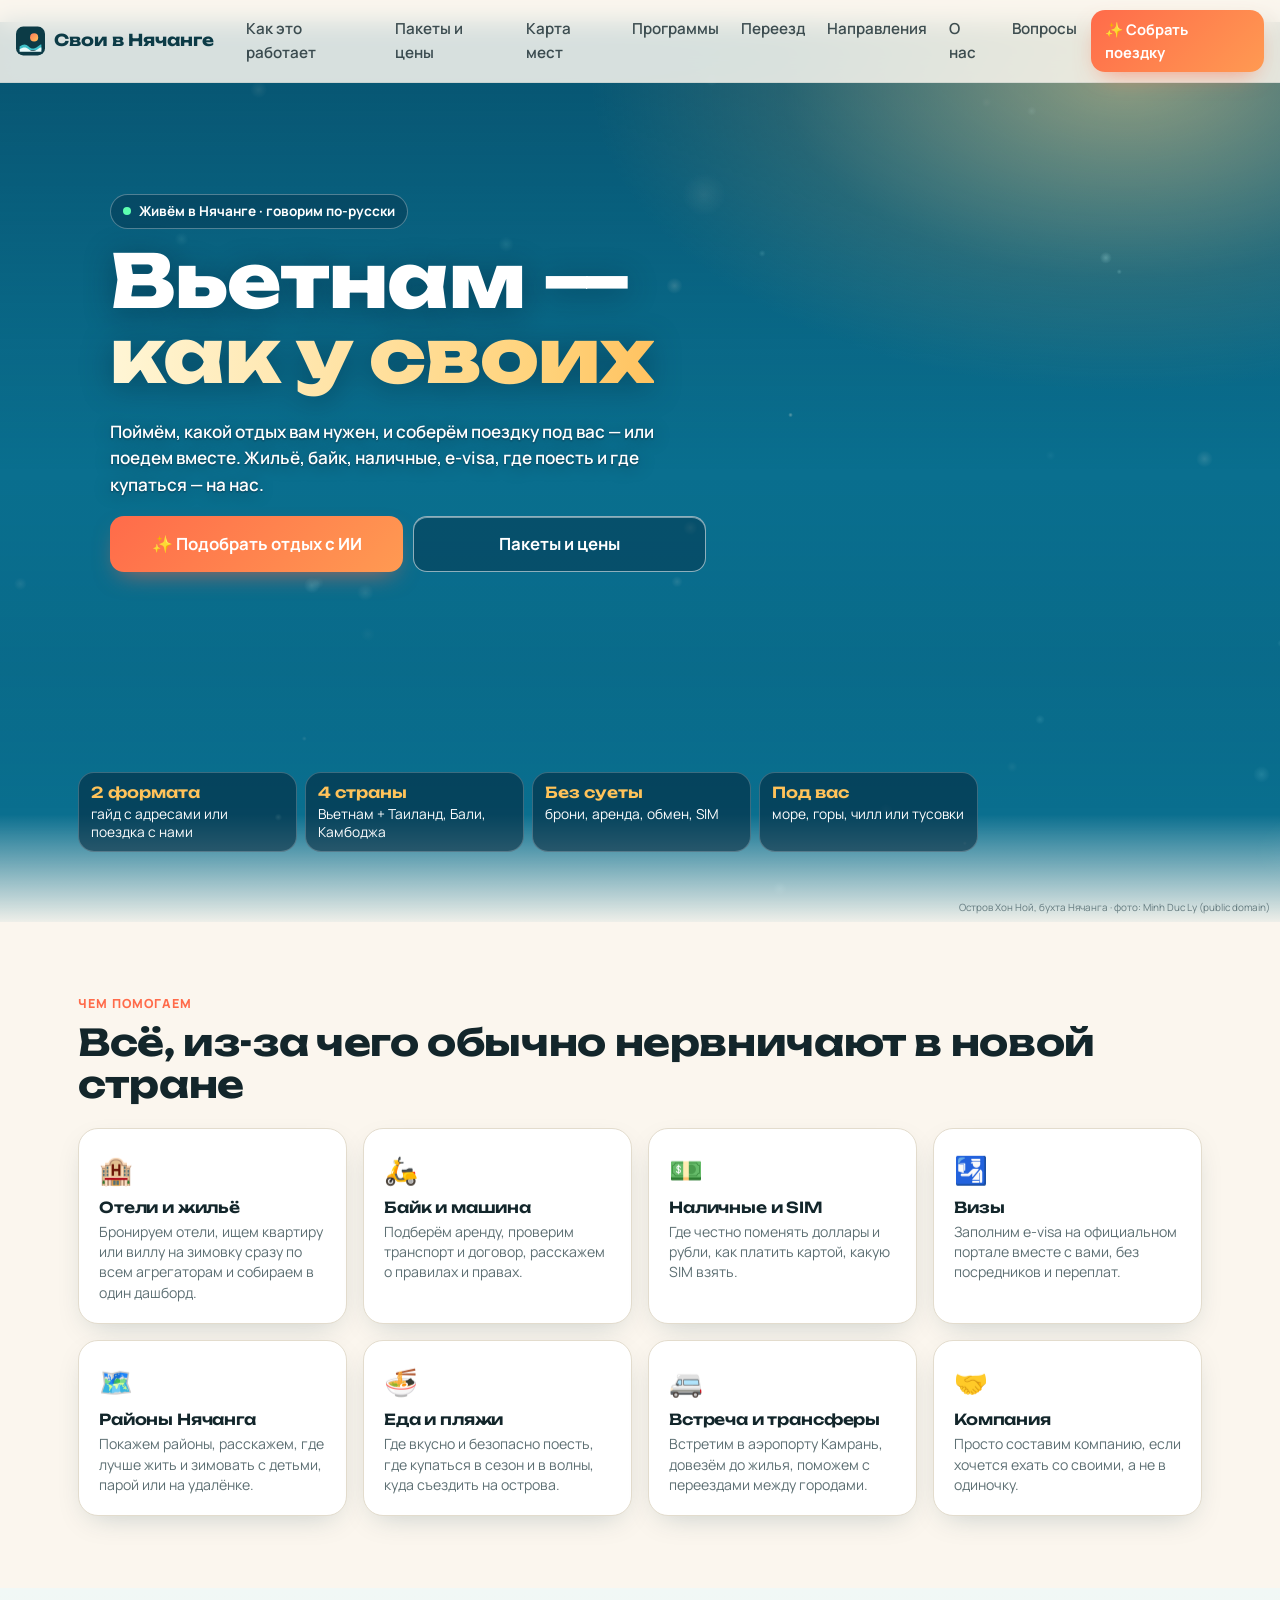
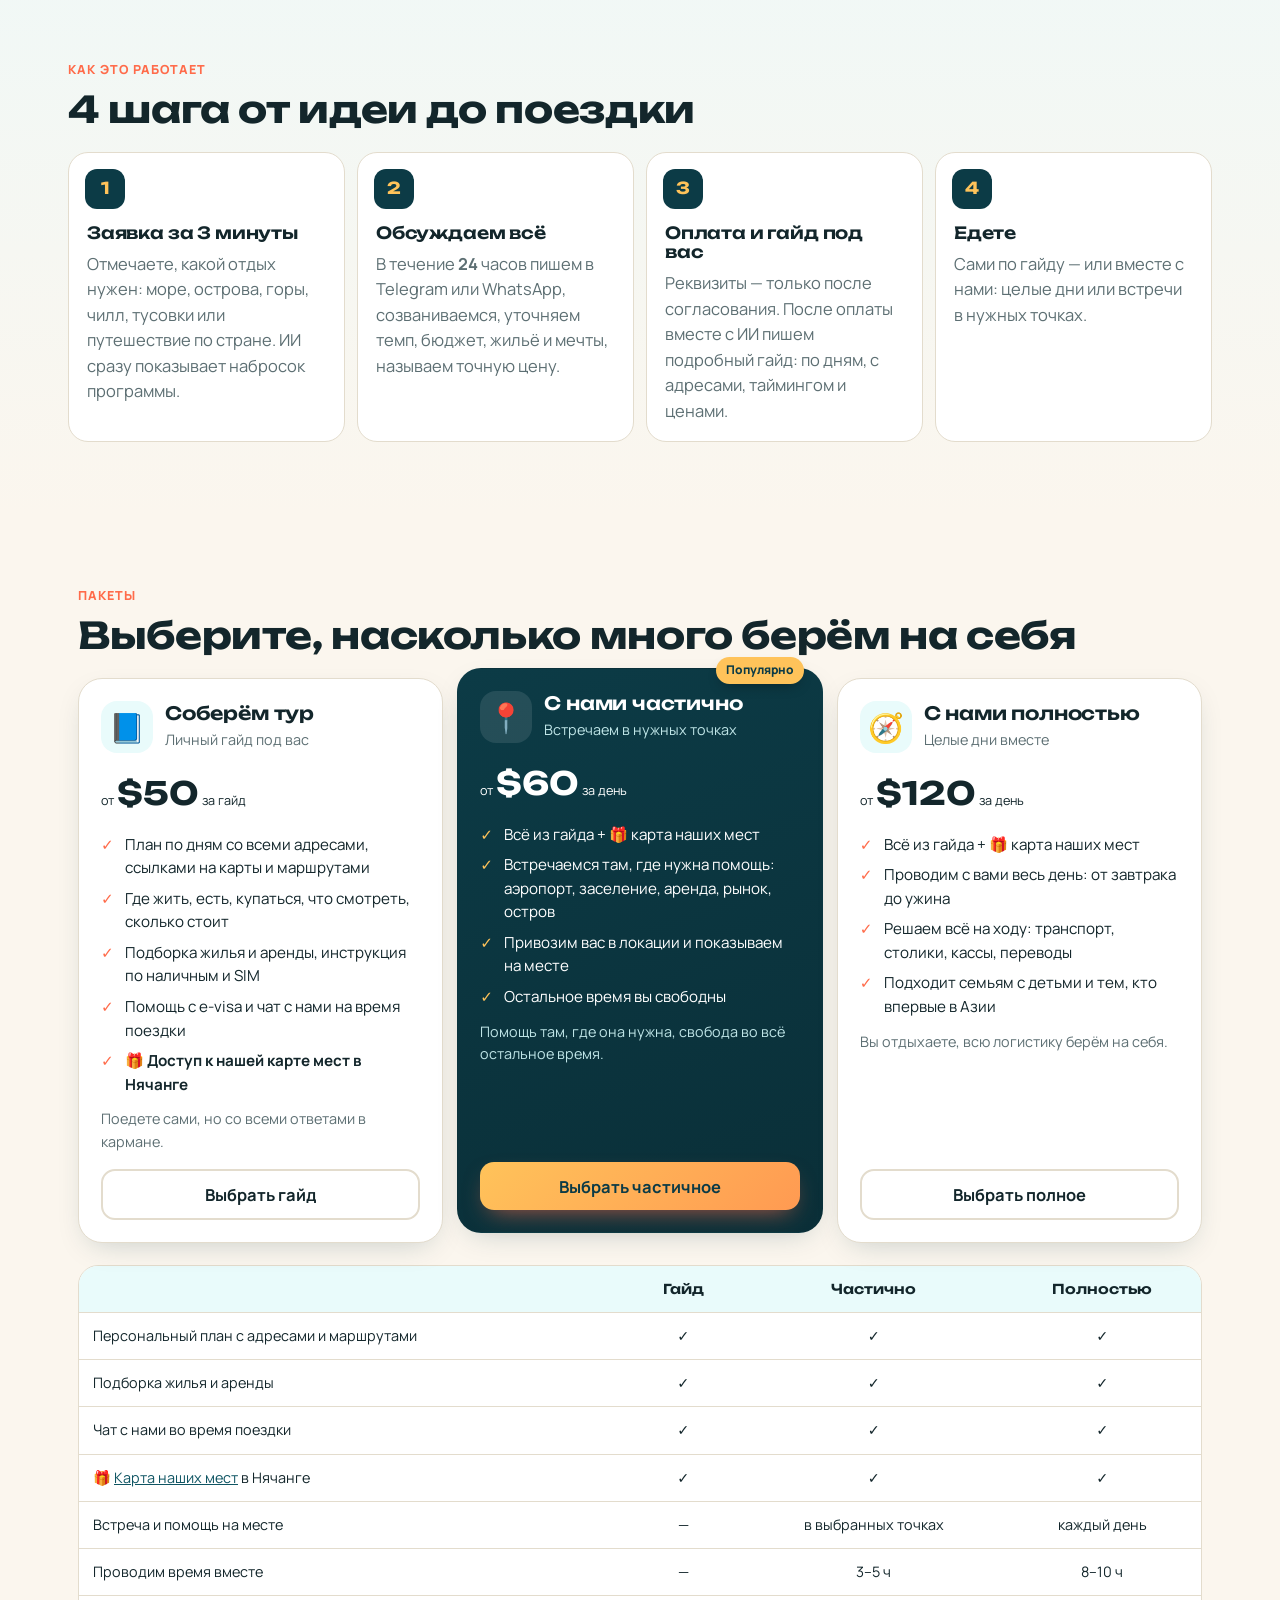
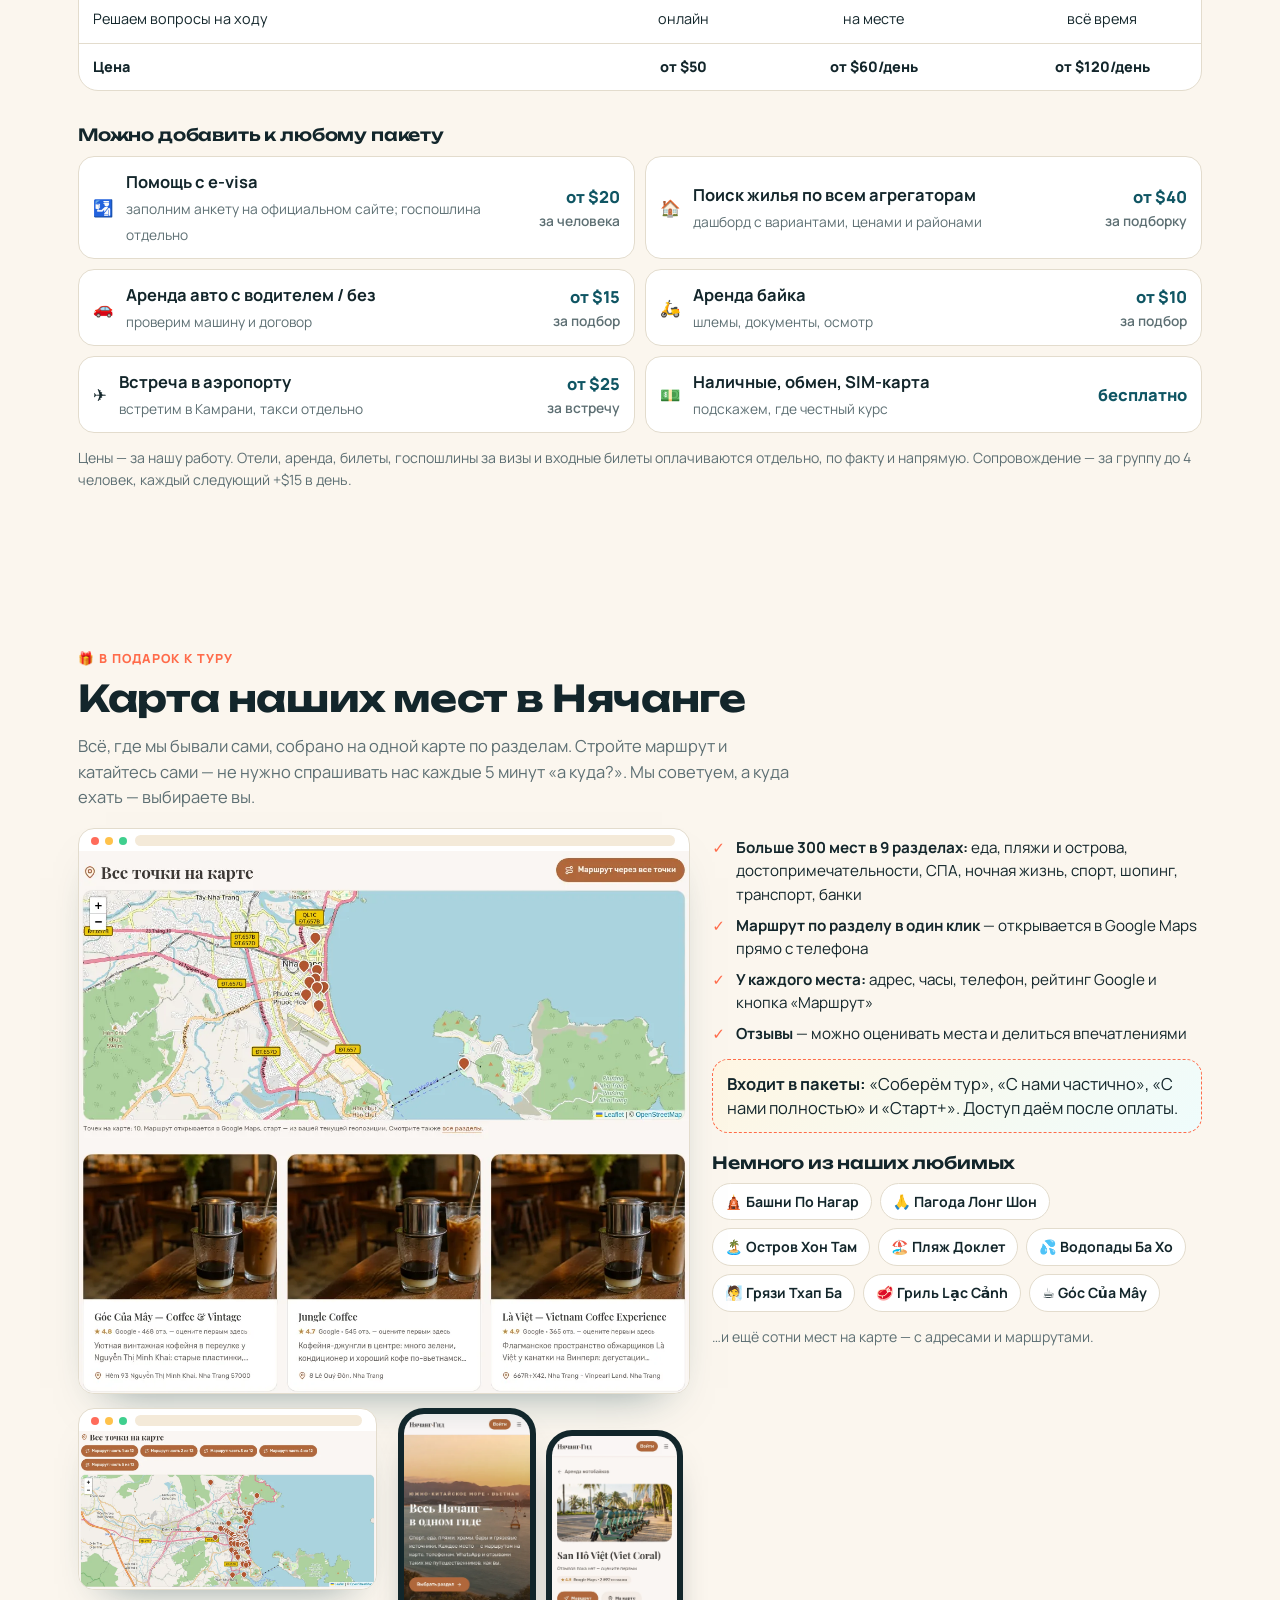
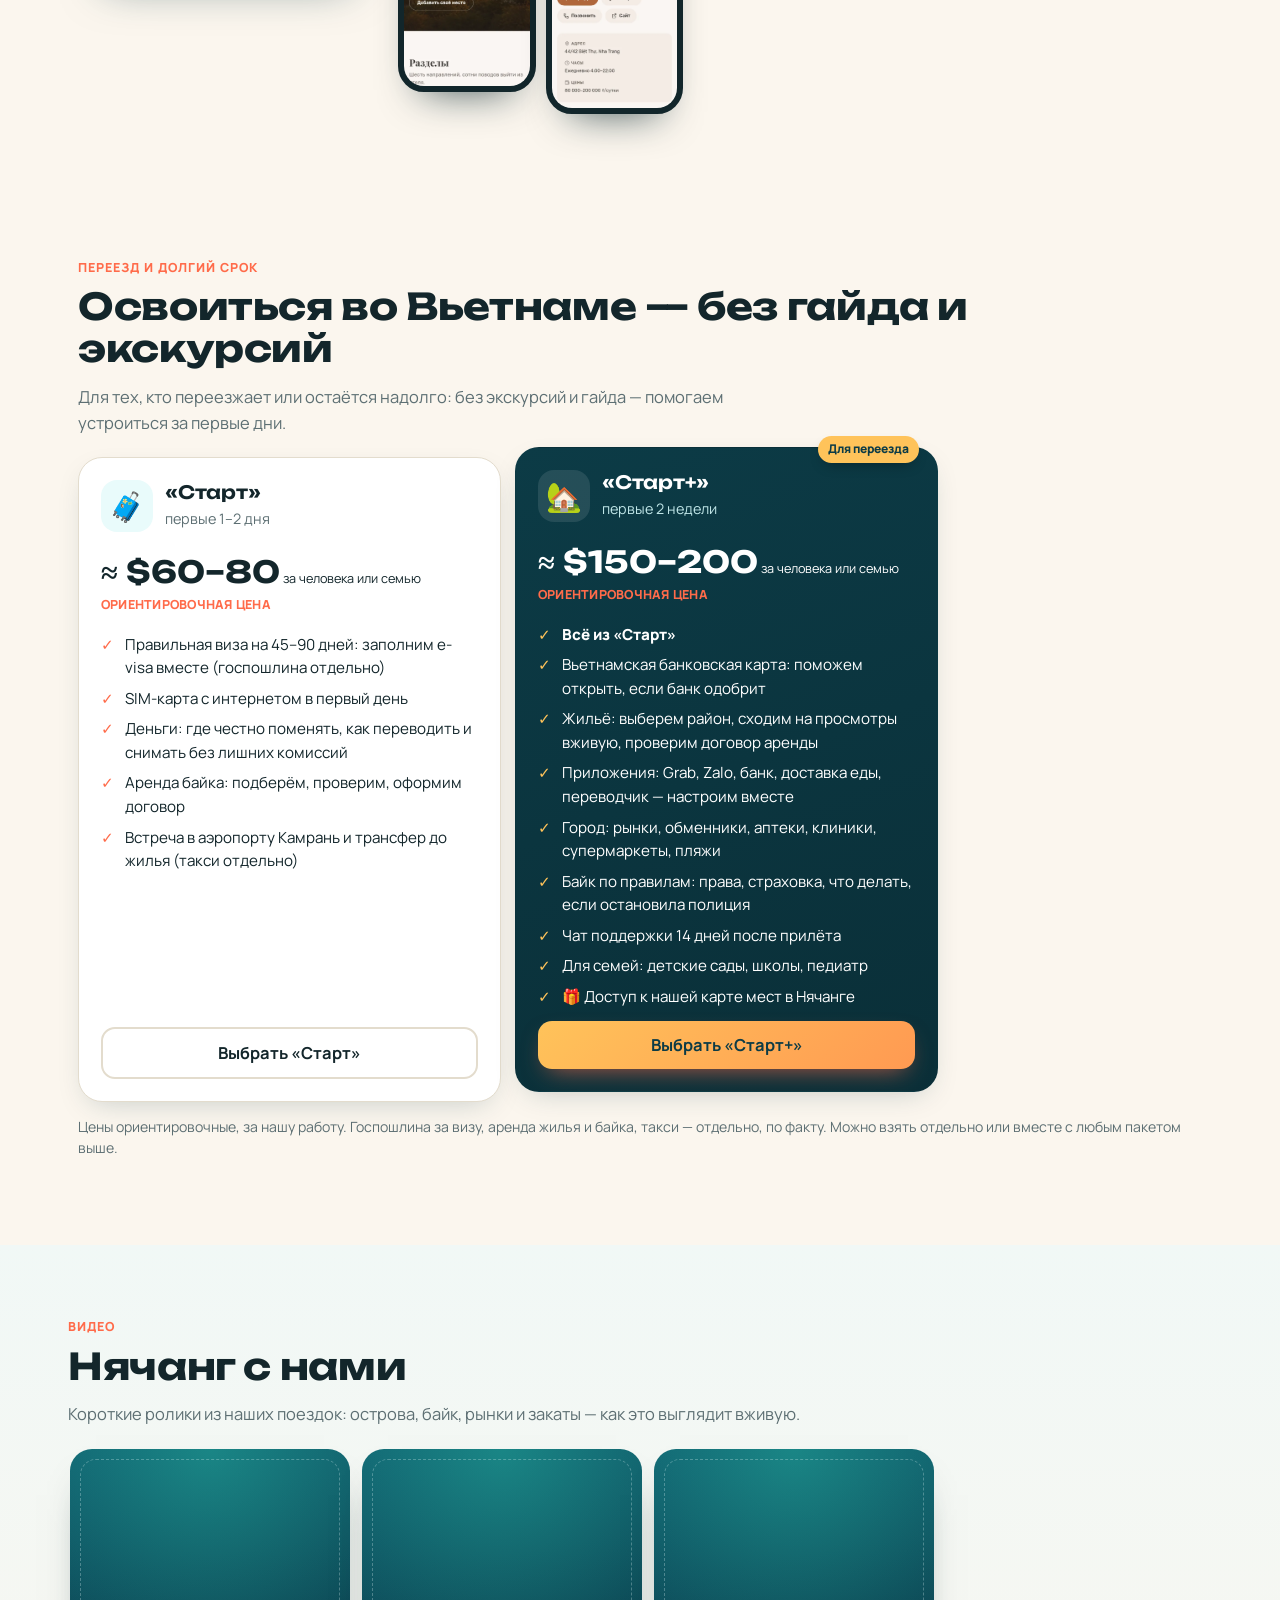
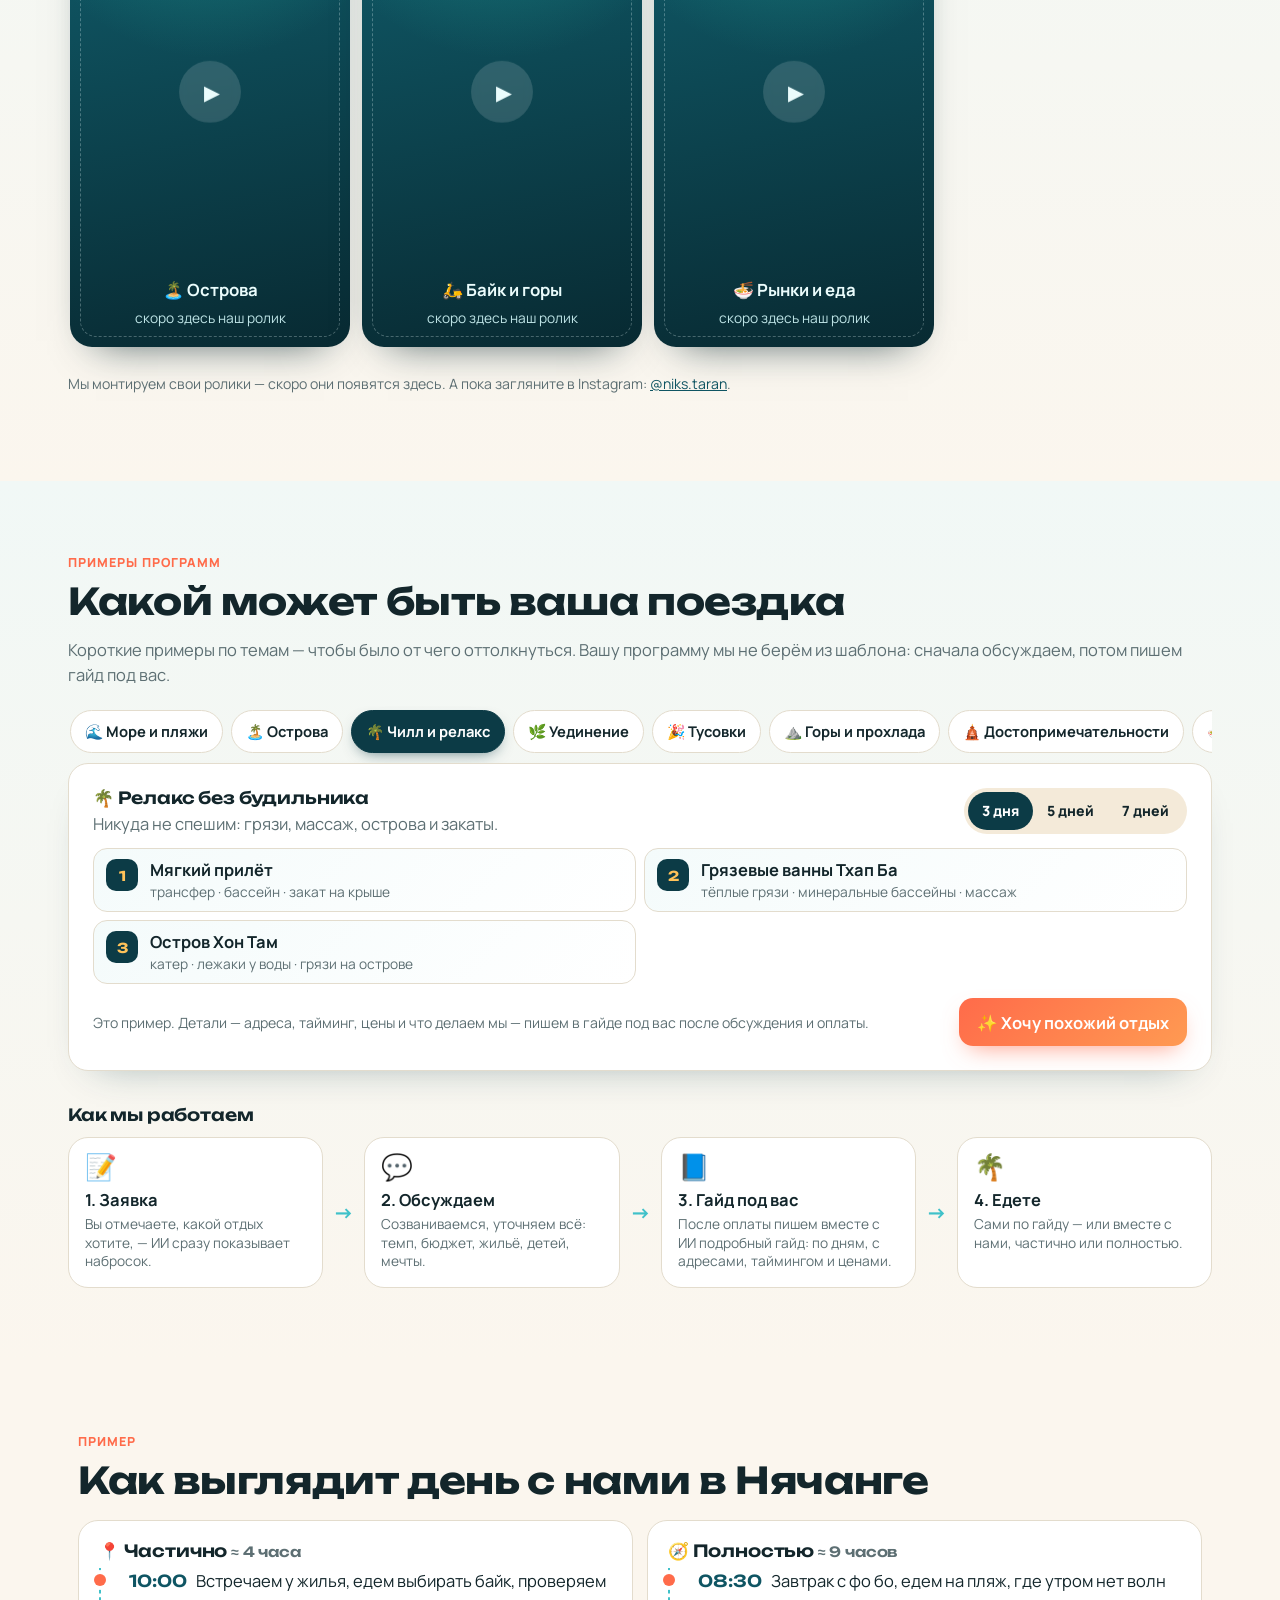
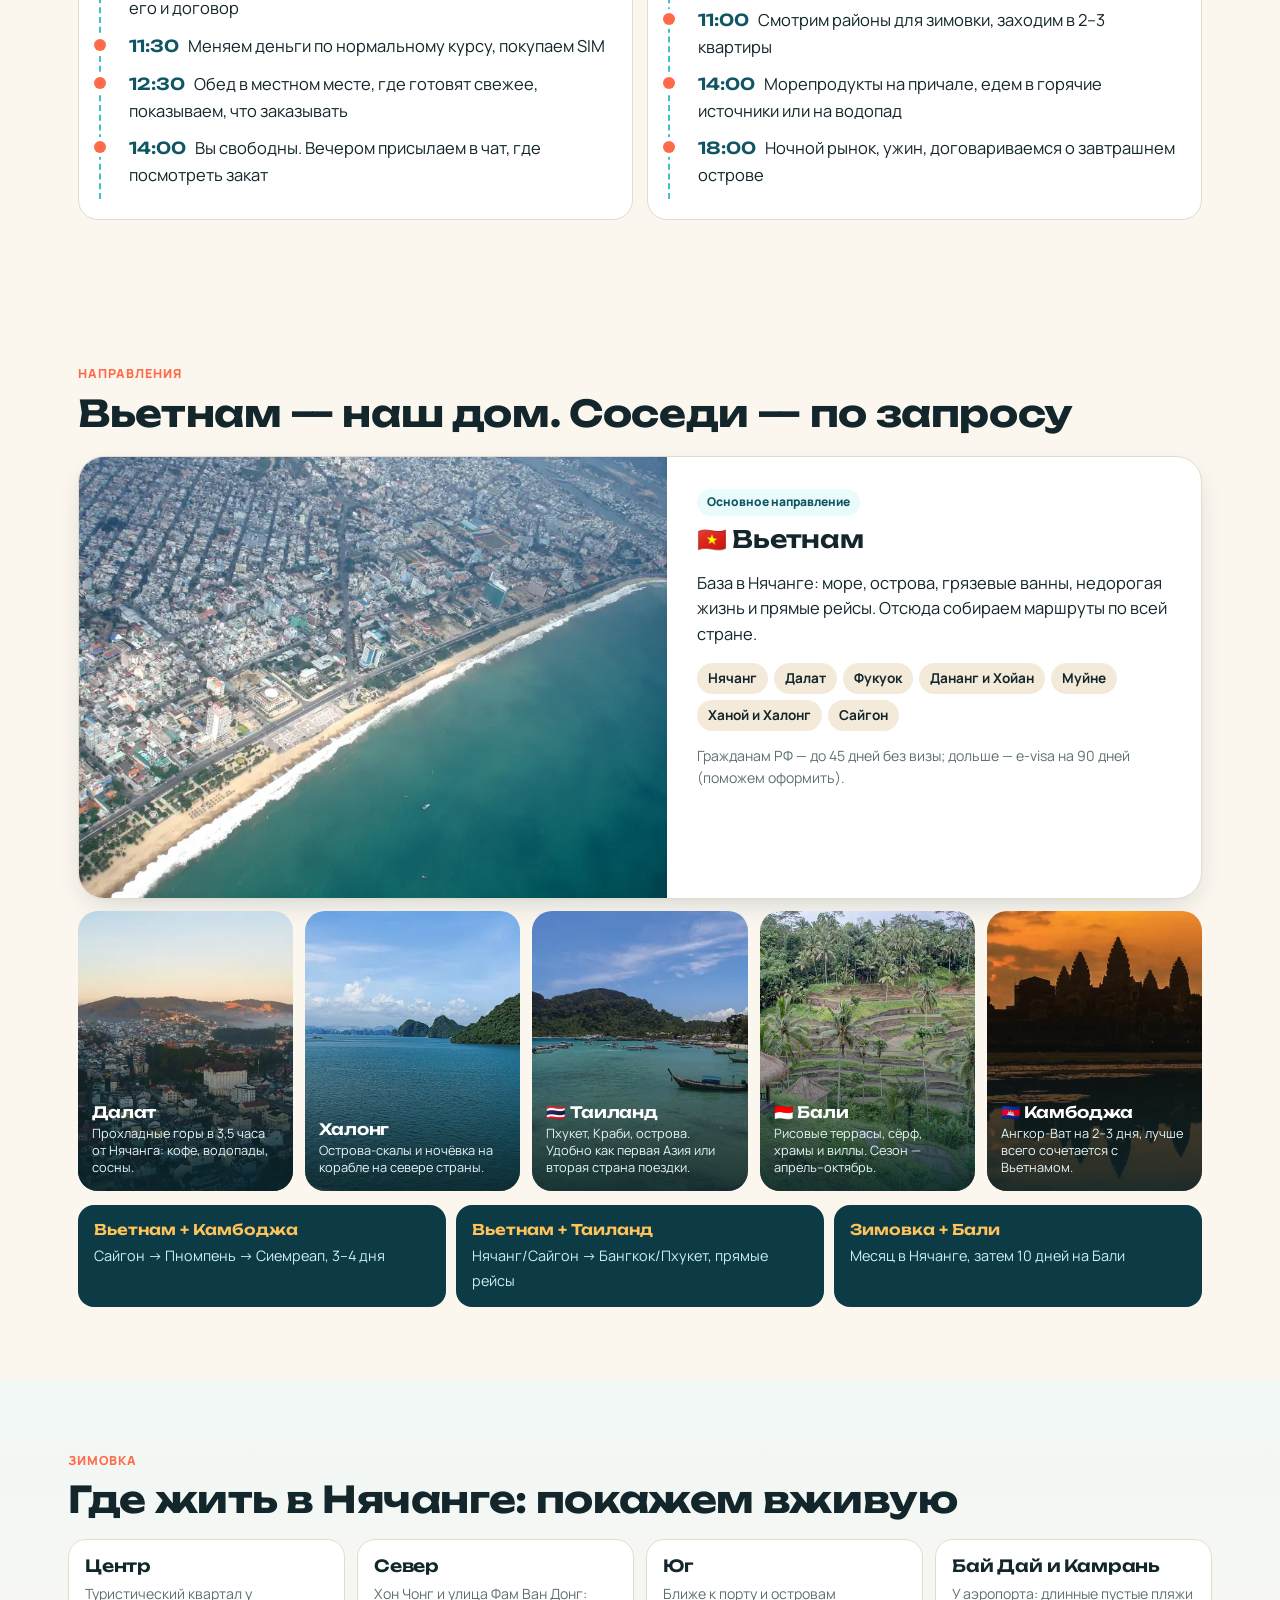
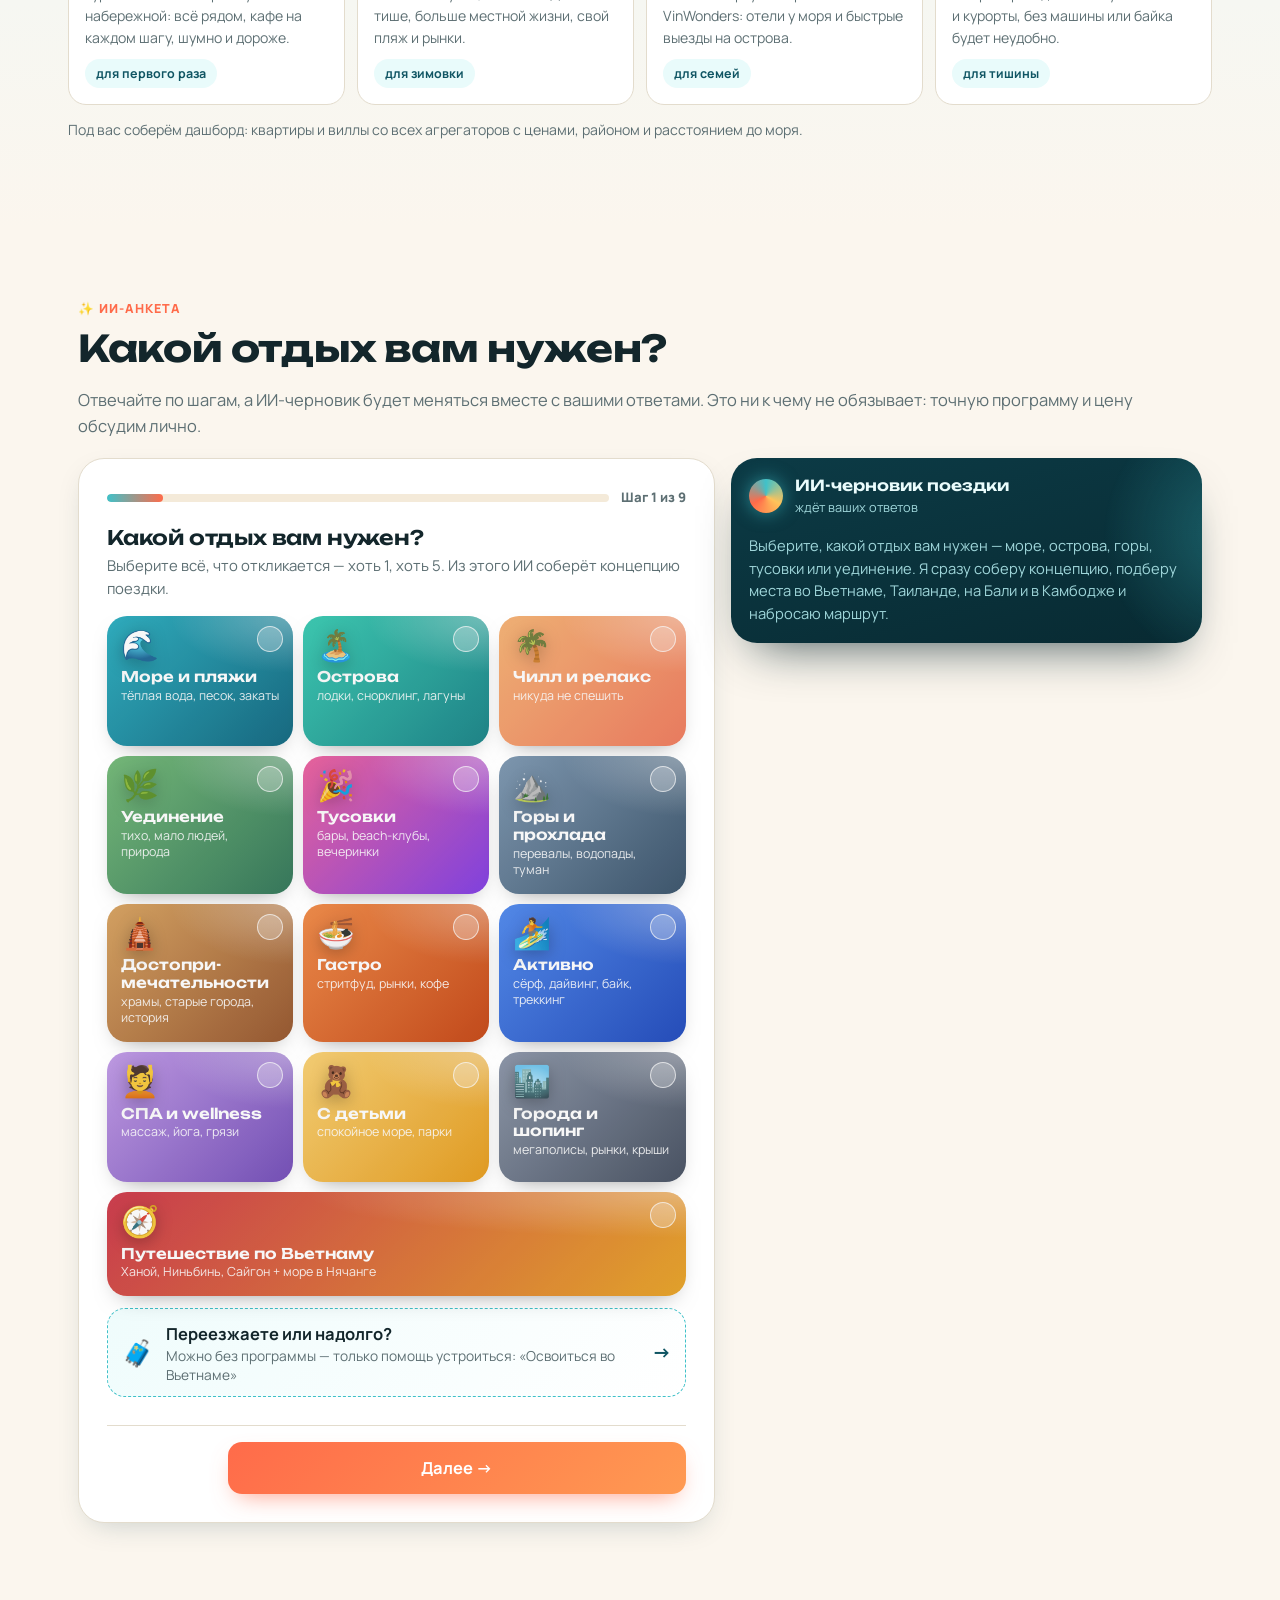
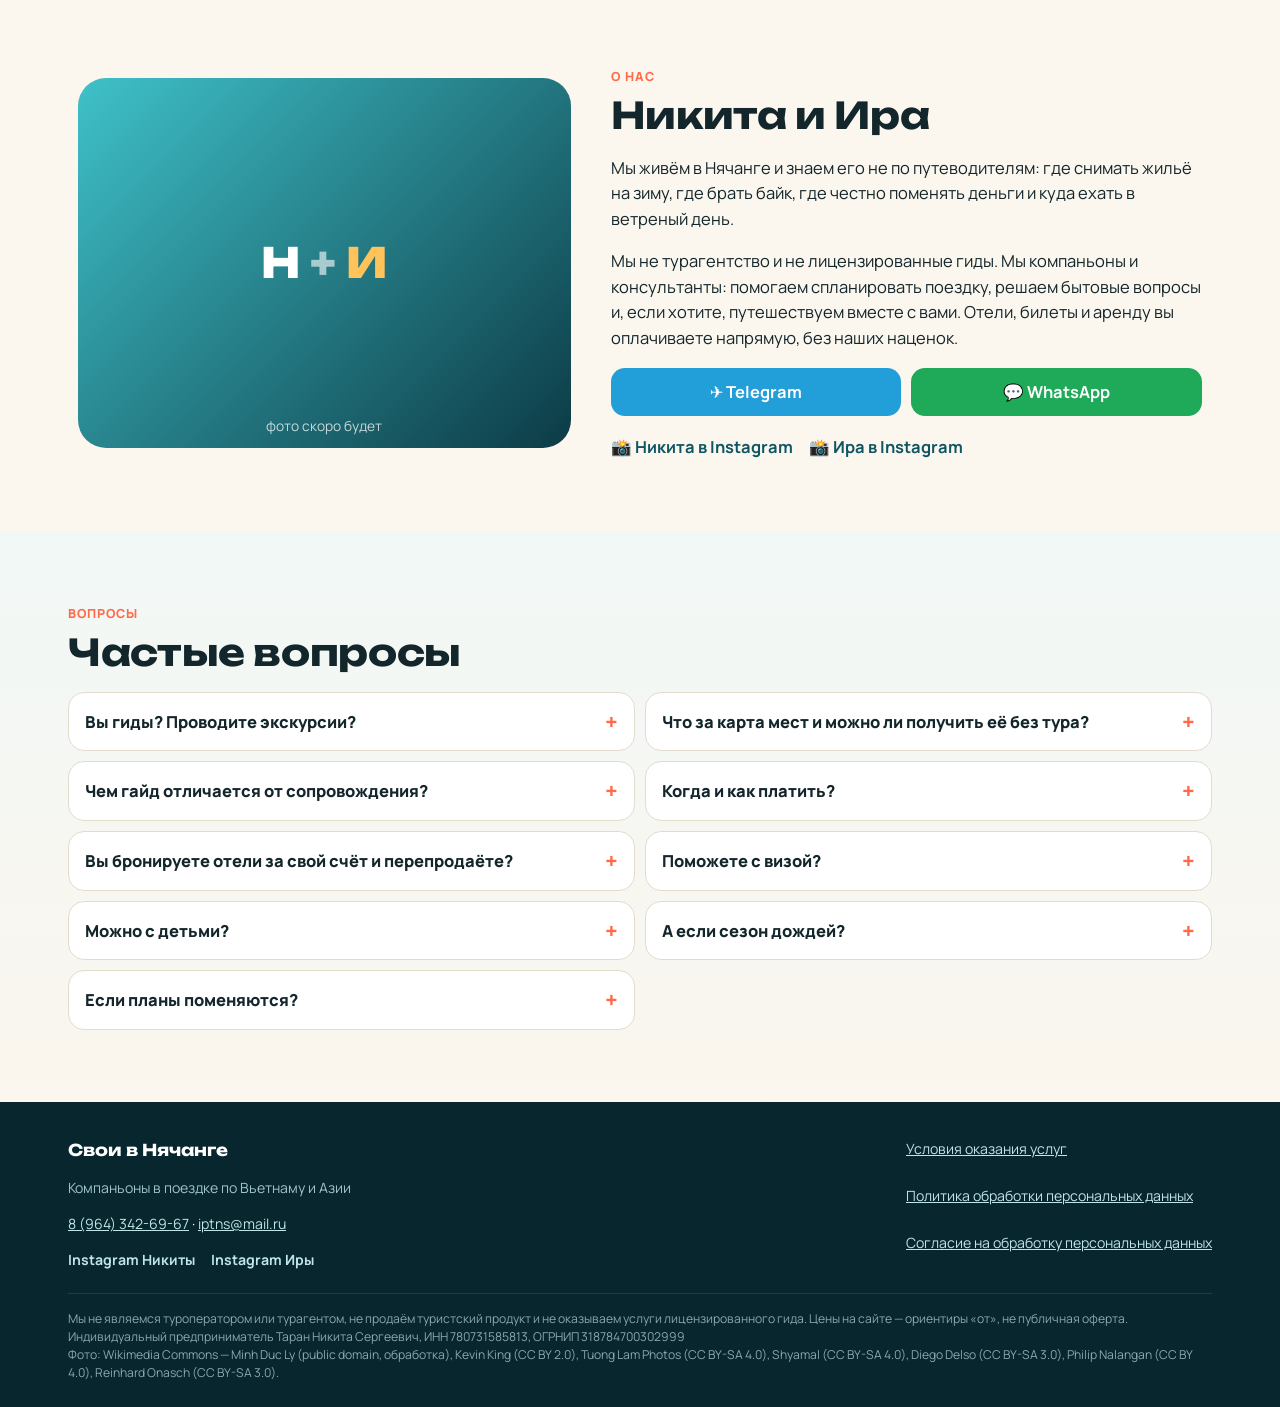
<file: index.html>
<!doctype html>
<html lang="ru">
<head>
<meta charset="utf-8">
<meta name="viewport" content="width=device-width, initial-scale=1, viewport-fit=cover">
<title>Вьетнам с теми, кто там живёт — компаньоны в Нячанге | Свои в Нячанге</title>
<meta name="description" content="Мы живём в Нячанге и помогаем с поездкой по Вьетнаму, Таиланду, Бали и Камбодже: персональный план с адресами или поездка вместе с нами. Жильё, байк, машина, наличные, e-visa.">
<meta property="og:title" content="Вьетнам — как у своих. Поездка вместе с нами из Нячанга">
<meta property="og:description" content="Персональный план поездки или сопровождение: жильё, аренда, наличные, визы, где поесть и купаться.">
<meta property="og:image" content="https://xyrma92-byte.github.io/tours-site/images/og-hero.jpg">
<meta property="og:type" content="website">
<link rel="icon" href="favicon.svg" type="image/svg+xml">
<meta name="theme-color" content="#0c3b46">
<link rel="preload" href="fonts/Manrope.woff2" as="font" type="font/woff2" crossorigin>
<link rel="preload" href="fonts/Unbounded.woff2" as="font" type="font/woff2" crossorigin>
<link rel="preload" as="image" type="image/avif" imagesrcset="images/hero-m-800.avif 800w, images/hero-m-1200.avif 1200w" imagesizes="100vw" media="(max-width: 700px)">
<link rel="preload" as="image" type="image/avif" imagesrcset="images/hero-960.avif 960w, images/hero-1600.avif 1600w, images/hero-2400.avif 2400w, images/hero-3200.avif 3200w" imagesizes="100vw" media="(min-width: 701px)">
<link rel="stylesheet" href="styles.css?v=202611280813">
</head>
<body>
<header class="topbar" id="topbar">
  <a href="#top" class="logo"><span class="logo-mark" aria-hidden="true"><img src="favicon.svg" alt="" width="30" height="30"></span><span data-brand>Свои в Нячанге</span></a>
  <nav class="nav" aria-label="Разделы">
    <a href="#how">Как это работает</a><a href="#packages">Пакеты и цены</a><a href="#map">Карта мест</a><a href="#programs">Программы</a><a href="#starter">Переезд</a><a href="#destinations">Направления</a><a href="#about">О нас</a><a href="#faq">Вопросы</a>
  </nav>
  <a class="btn primary sm hdr-cta" href="#plan">✨ Собрать поездку</a>
</header>

<main id="top">
<!-- ============ HERO ============ -->
<section class="hero" id="hero">
  <div class="hero-media" id="heroMedia">
    <picture class="hero-bg">
      <source media="(max-width: 700px)" type="image/avif" srcset="images/hero-m-800.avif 800w, images/hero-m-1200.avif 1200w" sizes="100vw">
      <source media="(max-width: 700px)" type="image/webp" srcset="images/hero-m-800.webp 800w, images/hero-m-1200.webp 1200w" sizes="100vw">
      <source type="image/avif" srcset="images/hero-960.avif 960w, images/hero-1600.avif 1600w, images/hero-2400.avif 2400w, images/hero-3200.avif 3200w" sizes="100vw">
      <source type="image/webp" srcset="images/hero-960.webp 960w, images/hero-1600.webp 1600w, images/hero-2400.webp 2400w, images/hero-3200.webp 3200w" sizes="100vw">
      <img src="images/hero-1600.jpg" alt="Бирюзовая лагуна и белый пляж острова Хон Ной в бухте Нячанга" width="1600" height="1067" fetchpriority="high" decoding="async">
    </picture>
    <div class="hero-shimmer" aria-hidden="true"></div>
  </div>
  <div class="hero-glow" aria-hidden="true"></div>
  <canvas class="hero-bokeh" id="heroBokeh" aria-hidden="true"></canvas>
  <div class="hero-in">
    <div class="hero-card">
      <p class="eyebrow"><span class="dot"></span> Живём в Нячанге · говорим по-русски</p>
      <h1>Вьетнам —<br><span class="h1-grad">как у своих</span></h1>
      <p class="lead">Поймём, какой отдых вам нужен, и соберём поездку под вас — или поедем вместе. Жильё, байк, наличные, e-visa, где поесть и где купаться — на нас.</p>
      <div class="cta-row">
        <a class="btn primary big shine" href="#plan">✨ Подобрать отдых с ИИ</a>
        <a class="btn glass big" href="#packages">Пакеты и цены</a>
      </div>
    </div>
    <ul class="hero-points">
      <li><b>2 формата</b>гайд с адресами или поездка с нами</li>
      <li><b>4 страны</b>Вьетнам + Таиланд, Бали, Камбоджа</li>
      <li><b>Без суеты</b>брони, аренда, обмен, SIM</li>
      <li><b>Под вас</b>море, горы, чилл или тусовки</li>
    </ul>
  </div>
  <p class="hero-credit">Остров Хон Ной, бухта Нячанга · фото: Minh Duc Ly (public domain)</p>
</section>

<!-- ============ ЧТО РЕШАЕМ ============ -->
<section class="section" id="help">
  <p class="kicker">Чем помогаем</p>
  <h2>Всё, из-за чего обычно нервничают в&nbsp;новой стране</h2>
  <div class="tiles">
    <div class="tile"><span class="ti">🏨</span><h3>Отели и жильё</h3><p>Бронируем отели, ищем квартиру или виллу на зимовку сразу по всем агрегаторам и собираем в один дашборд.</p></div>
    <div class="tile"><span class="ti">🛵</span><h3>Байк и машина</h3><p>Подберём аренду, проверим транспорт и договор, расскажем о правилах и правах.</p></div>
    <div class="tile"><span class="ti">💵</span><h3>Наличные и SIM</h3><p>Где честно поменять доллары и рубли, как платить картой, какую SIM взять.</p></div>
    <div class="tile"><span class="ti">🛂</span><h3>Визы</h3><p>Заполним e-visa на официальном портале вместе с вами, без посредников и переплат.</p></div>
    <div class="tile"><span class="ti">🗺️</span><h3>Районы Нячанга</h3><p>Покажем районы, расскажем, где лучше жить и зимовать с детьми, парой или на удалёнке.</p></div>
    <div class="tile"><span class="ti">🍜</span><h3>Еда и пляжи</h3><p>Где вкусно и безопасно поесть, где купаться в сезон и в волны, куда съездить на острова.</p></div>
    <div class="tile"><span class="ti">🚐</span><h3>Встреча и трансферы</h3><p>Встретим в аэропорту Камрань, довезём до жилья, поможем с переездами между городами.</p></div>
    <div class="tile"><span class="ti">🤝</span><h3>Компания</h3><p>Просто составим компанию, если хочется ехать со своими, а не в одиночку.</p></div>
  </div>
</section>

<!-- ============ КАК ЭТО РАБОТАЕТ ============ -->
<section class="section soft" id="how">
  <p class="kicker">Как это работает</p>
  <h2>4 шага от идеи до поездки</h2>
  <ol class="steps">
    <li><span>1</span><h3>Заявка за 3 минуты</h3><p>Отмечаете, какой отдых нужен: море, острова, горы, чилл, тусовки или путешествие по стране. ИИ сразу показывает набросок программы.</p></li>
    <li><span>2</span><h3>Обсуждаем всё</h3><p>В течение <b data-hours>24</b> часов пишем в Telegram или WhatsApp, созваниваемся, уточняем темп, бюджет, жильё и мечты, называем точную цену.</p></li>
    <li><span>3</span><h3>Оплата и гайд под вас</h3><p>Реквизиты — только после согласования. После оплаты вместе с ИИ пишем подробный гайд: по дням, с адресами, таймингом и ценами.</p></li>
    <li><span>4</span><h3>Едете</h3><p>Сами по гайду — или вместе с нами: целые дни или встречи в нужных точках.</p></li>
  </ol>
</section>

<!-- ============ ПАКЕТЫ ============ -->
<section class="section" id="packages">
  <p class="kicker">Пакеты</p>
  <h2>Выберите, насколько много берём на себя</h2>
  <div class="packs">
    <article class="pack">
      <div class="pack-top"><span class="pack-ico">📘</span><h3>Соберём тур</h3><p class="pack-sub">Личный гайд под вас</p></div>
      <p class="price"><small>от</small> <b data-price="guide.from">$50</b> <small data-unit="guide">за гайд</small></p>
      <ul class="ticks">
        <li>План по дням со всеми адресами, ссылками на карты и маршрутами</li>
        <li>Где жить, есть, купаться, что смотреть, сколько стоит</li>
        <li>Подборка жилья и аренды, инструкция по наличным и SIM</li>
        <li>Помощь с e-visa и чат с нами на время поездки</li>
        <li class="gift">🎁 Доступ к нашей карте мест в Нячанге</li>
      </ul>
      <p class="pack-note">Поедете сами, но со всеми ответами в кармане.</p>
      <a class="btn ghost" href="#plan" data-pick="guide">Выбрать гайд</a>
    </article>
    <article class="pack hot">
      <span class="ribbon">Популярно</span>
      <div class="pack-top"><span class="pack-ico">📍</span><h3>С нами частично</h3><p class="pack-sub">Встречаем в нужных точках</p></div>
      <p class="price"><small>от</small> <b data-price="partial.from">$60</b> <small data-unit="partial">за день</small></p>
      <ul class="ticks">
        <li>Всё из гайда + 🎁 карта наших мест</li>
        <li>Встречаемся там, где нужна помощь: аэропорт, заселение, аренда, рынок, остров</li>
        <li>Привозим вас в локации и показываем на месте</li>
        <li>Остальное время вы свободны</li>
      </ul>
      <p class="pack-note">Помощь там, где она нужна, свобода во всё остальное время.</p>
      <a class="btn primary" href="#plan" data-pick="partial">Выбрать частичное</a>
    </article>
    <article class="pack">
      <div class="pack-top"><span class="pack-ico">🧭</span><h3>С нами полностью</h3><p class="pack-sub">Целые дни вместе</p></div>
      <p class="price"><small>от</small> <b data-price="full.from">$120</b> <small data-unit="full">за день</small></p>
      <ul class="ticks">
        <li>Всё из гайда + 🎁 карта наших мест</li>
        <li>Проводим с вами весь день: от завтрака до ужина</li>
        <li>Решаем всё на ходу: транспорт, столики, кассы, переводы</li>
        <li>Подходит семьям с детьми и тем, кто впервые в Азии</li>
      </ul>
      <p class="pack-note">Вы отдыхаете, всю логистику берём на себя.</p>
      <a class="btn ghost" href="#plan" data-pick="full">Выбрать полное</a>
    </article>
  </div>

  <div class="compare-wrap">
    <table class="compare">
      <thead><tr><th></th><th>Гайд</th><th>Частично</th><th>Полностью</th></tr></thead>
      <tbody>
        <tr><td>Персональный план с адресами и маршрутами</td><td>✓</td><td>✓</td><td>✓</td></tr>
        <tr><td>Подборка жилья и аренды</td><td>✓</td><td>✓</td><td>✓</td></tr>
        <tr><td>Чат с нами во время поездки</td><td>✓</td><td>✓</td><td>✓</td></tr>
        <tr><td>🎁 <a href="#map">Карта наших мест</a> в Нячанге</td><td>✓</td><td>✓</td><td>✓</td></tr>
        <tr><td>Встреча и помощь на месте</td><td>—</td><td>в выбранных точках</td><td>каждый день</td></tr>
        <tr><td>Проводим время вместе</td><td>—</td><td>3–5 ч</td><td>8–10 ч</td></tr>
        <tr><td>Решаем вопросы на ходу</td><td>онлайн</td><td>на месте</td><td>всё время</td></tr>
        <tr><td>Цена</td><td data-pricecell="guide">от $50</td><td data-pricecell="partial">от $60/день</td><td data-pricecell="full">от $120/день</td></tr>
      </tbody>
    </table>
  </div>

  <h3 class="h3gap">Можно добавить к любому пакету</h3>
  <div class="addons" id="addonsList"></div>
  <p class="muted small">Цены — за нашу работу. Отели, аренда, билеты, госпошлины за визы и входные билеты оплачиваются отдельно, по факту и напрямую. <span data-group-note></span></p>
</section>

<!-- ============ КАРТА НАШИХ МЕСТ ============ -->
<section class="section" id="map">
  <p class="kicker">🎁 В подарок к туру</p>
  <h2>Карта наших мест в Нячанге</h2>
  <p class="sec-lead">Всё, где мы бывали сами, собрано на одной карте по разделам. Стройте маршрут и катайтесь сами — не нужно спрашивать нас каждые 5 минут «а куда?». Мы советуем, а куда ехать — выбираете вы.</p>
  <div class="mapx">
    <div class="mapx-shots" aria-label="Скриншоты карты">
      <figure class="bframe big"><i class="bdots" aria-hidden="true"></i><picture><source srcset="images/map-category.webp" type="image/webp"><img loading="lazy" src="images/map-category.jpg" width="1120" height="995" alt="Раздел «Кофейни»: все точки на карте и карточки мест"></picture></figure>
      <figure class="bframe"><i class="bdots" aria-hidden="true"></i><picture><source srcset="images/map-routes.webp" type="image/webp"><img loading="lazy" src="images/map-routes.jpg" width="1120" height="594" alt="Шопинг: все точки на карте и маршрут по частям"></picture></figure>
      <div class="pframes">
        <figure class="pframe"><picture><source srcset="images/map-mobile-home.webp" type="image/webp"><img loading="lazy" src="images/map-mobile-home.jpg" width="600" height="1298" alt="Главная карты на телефоне"></picture></figure>
        <figure class="pframe"><picture><source srcset="images/map-mobile-place.webp" type="image/webp"><img loading="lazy" src="images/map-mobile-place.jpg" width="600" height="1298" alt="Карточка места на телефоне: маршрут, звонок, часы, цены"></picture></figure>
      </div>
    </div>
    <div class="mapx-txt">
      <ul class="ticks">
        <li><b>Больше 300 мест в 9 разделах:</b> еда, пляжи и острова, достопримечательности, СПА, ночная жизнь, спорт, шопинг, транспорт, банки</li>
        <li><b>Маршрут по разделу в один клик</b> — открывается в Google Maps прямо с телефона</li>
        <li><b>У каждого места:</b> адрес, часы, телефон, рейтинг Google и кнопка «Маршрут»</li>
        <li><b>Отзывы</b> — можно оценивать места и делиться впечатлениями</li>
      </ul>
      <div class="mapx-inc"><b>Входит в пакеты:</b> «Соберём тур», «С нами частично», «С нами полностью» и «Старт+». Доступ даём после оплаты.</div>
      <h3 class="mapx-h">Немного из наших любимых</h3>
      <div class="favs">
        <span>🛕 Башни По Нагар</span><span>🙏 Пагода Лонг Шон</span><span>🏝️ Остров Хон Там</span><span>🏖️ Пляж Доклет</span><span>💦 Водопады Ба Хо</span><span>🧖 Грязи Тхап Ба</span><span>🥩 Гриль Lạc Cảnh</span><span>☕ Góc Của Mây</span>
      </div>
      <p class="muted small">…и ещё сотни мест на карте — с адресами и маршрутами.</p>
    </div>
  </div>
</section>

<!-- ============ ОСВОИТЬСЯ ВО ВЬЕТНАМЕ ============ -->
<section class="section" id="starter">
  <p class="kicker">Переезд и долгий срок</p>
  <h2>Освоиться во Вьетнаме — без гайда и экскурсий</h2>
  <p class="sec-lead" id="starterLead"></p>
  <div class="packs st-packs" id="starterCards"></div>
  <p class="muted small">Цены ориентировочные, за нашу работу. Госпошлина за визу, аренда жилья и байка, такси — отдельно, по факту. Можно взять отдельно или вместе с любым пакетом выше.</p>
</section>

<!-- ============ ВИДЕО ============ -->
<section class="section soft" id="videos">
  <p class="kicker">Видео</p>
  <h2>Нячанг с нами</h2>
  <p class="sec-lead">Короткие ролики из наших поездок: острова, байк, рынки и закаты — как это выглядит вживую.</p>
  <div class="vgrid" id="videoGrid"></div>
  <p class="muted small" id="videoNote" hidden>Мы монтируем свои ролики — скоро они появятся здесь. А пока загляните в Instagram: <a data-insta="instagram" href="https://instagram.com/niks.taran" target="_blank" rel="noopener">@niks.taran</a>.</p>
</section>

<!-- ============ ПРИМЕРЫ ПРОГРАММ ============ -->
<section class="section soft" id="programs">
  <p class="kicker">Примеры программ</p>
  <h2>Какой может быть ваша поездка</h2>
  <p class="sec-lead">Короткие примеры по темам — чтобы было от чего оттолкнуться. Вашу программу мы не берём из шаблона: сначала обсуждаем, потом пишем гайд под вас.</p>
  <div class="pg-tabs" id="pgTabs" role="tablist" aria-label="Темы отдыха"></div>
  <div class="pg-card" id="pgCard"></div>
  <h3 class="h3gap">Как мы работаем</h3>
  <div class="flow" id="pgFlow"></div>
</section>

<!-- ============ ПРИМЕР ДНЯ ============ -->
<section class="section" id="day">
  <p class="kicker">Пример</p>
  <h2>Как выглядит день с нами в Нячанге</h2>
  <div class="daygrid">
    <div class="daycard">
      <h3>📍 Частично <span class="muted small">≈ 4 часа</span></h3>
      <ol class="timeline">
        <li><b>10:00</b> Встречаем у жилья, едем выбирать байк, проверяем его и договор</li>
        <li><b>11:30</b> Меняем деньги по нормальному курсу, покупаем SIM</li>
        <li><b>12:30</b> Обед в местном месте, где готовят свежее, показываем, что заказывать</li>
        <li><b>14:00</b> Вы свободны. Вечером присылаем в чат, где посмотреть закат</li>
      </ol>
    </div>
    <div class="daycard">
      <h3>🧭 Полностью <span class="muted small">≈ 9 часов</span></h3>
      <ol class="timeline">
        <li><b>08:30</b> Завтрак с фо бо, едем на пляж, где утром нет волн</li>
        <li><b>11:00</b> Смотрим районы для зимовки, заходим в 2–3 квартиры</li>
        <li><b>14:00</b> Морепродукты на причале, едем в горячие источники или на водопад</li>
        <li><b>18:00</b> Ночной рынок, ужин, договариваемся о завтрашнем острове</li>
      </ol>
    </div>
  </div>
</section>

<!-- ============ НАПРАВЛЕНИЯ ============ -->
<section class="section" id="destinations">
  <p class="kicker">Направления</p>
  <h2>Вьетнам — наш дом. Соседи — по&nbsp;запросу</h2>
  <div class="dest-main">
    <picture><source srcset="images/nhatrang-aerial-800.webp" type="image/webp"><img loading="lazy" src="images/nhatrang-aerial-800.webp" alt="Нячанг с высоты: пляж и город"></picture>
    <div class="dest-main-txt">
      <span class="tag">Основное направление</span>
      <h3>🇻🇳 Вьетнам</h3>
      <p>База в Нячанге: море, острова, грязевые ванны, недорогая жизнь и прямые рейсы. Отсюда собираем маршруты по всей стране.</p>
      <div class="cities">
        <span>Нячанг</span><span>Далат</span><span>Фукуок</span><span>Дананг и Хойан</span><span>Муйне</span><span>Ханой и Халонг</span><span>Сайгон</span>
      </div>
      <p class="muted small">Гражданам РФ — до 45 дней без визы; дольше — e-visa на 90 дней (поможем оформить).</p>
    </div>
  </div>
  <div class="dests">
    <article class="dest"><img loading="lazy" src="images/dalat-800.webp" alt="Далат"><div><h3>Далат</h3><p>Прохладные горы в 3,5 часа от Нячанга: кофе, водопады, сосны.</p></div></article>
    <article class="dest"><img loading="lazy" src="images/halong-800.webp" alt="Бухта Халонг"><div><h3>Халонг</h3><p>Острова-скалы и ночёвка на корабле на севере страны.</p></div></article>
    <article class="dest"><img loading="lazy" src="images/thailand-800.webp" alt="Острова Пхи-Пхи, Таиланд"><div><h3>🇹🇭 Таиланд</h3><p>Пхукет, Краби, острова. Удобно как первая Азия или вторая страна поездки.</p></div></article>
    <article class="dest"><img loading="lazy" src="images/bali-800.webp" alt="Рисовые террасы Бали"><div><h3>🇮🇩 Бали</h3><p>Рисовые террасы, сёрф, храмы и виллы. Сезон — апрель–октябрь.</p></div></article>
    <article class="dest"><img loading="lazy" src="images/angkor-800.webp" alt="Ангкор-Ват на рассвете"><div><h3>🇰🇭 Камбоджа</h3><p>Ангкор-Ват на 2–3 дня, лучше всего сочетается с Вьетнамом.</p></div></article>
  </div>
  <div class="combos">
    <div><b>Вьетнам + Камбоджа</b><span>Сайгон → Пномпень → Сиемреап, 3–4 дня</span></div>
    <div><b>Вьетнам + Таиланд</b><span>Нячанг/Сайгон → Бангкок/Пхукет, прямые рейсы</span></div>
    <div><b>Зимовка + Бали</b><span>Месяц в Нячанге, затем 10 дней на Бали</span></div>
  </div>
</section>

<!-- ============ НЯЧАНГ: ГДЕ ЖИТЬ ============ -->
<section class="section soft" id="districts">
  <p class="kicker">Зимовка</p>
  <h2>Где жить в Нячанге: покажем вживую</h2>
  <div class="districts">
    <div><h3>Центр</h3><p>Туристический квартал у набережной: всё рядом, кафе на каждом шагу, шумно и дороже.</p><span class="chip-s">для первого раза</span></div>
    <div><h3>Север</h3><p>Хон Чонг и улица Фам Ван Донг: тише, больше местной жизни, свой пляж и рынки.</p><span class="chip-s">для зимовки</span></div>
    <div><h3>Юг</h3><p>Ближе к порту и островам VinWonders: отели у моря и быстрые выезды на острова.</p><span class="chip-s">для семей</span></div>
    <div><h3>Бай Дай и Камрань</h3><p>У аэропорта: длинные пустые пляжи и курорты, без машины или байка будет неудобно.</p><span class="chip-s">для тишины</span></div>
  </div>
  <p class="muted small">Под вас соберём дашборд: квартиры и виллы со всех агрегаторов с ценами, районом и расстоянием до моря.</p>
</section>

<!-- ============ АНКЕТА ============ -->
<section class="section plan" id="plan">
  <p class="kicker">✨ ИИ-анкета</p>
  <h2>Какой отдых вам нужен?</h2>
  <p class="muted">Отвечайте по шагам, а ИИ-черновик будет меняться вместе с вашими ответами. Это ни к чему не обязывает: точную программу и цену обсудим лично.</p>
  <div class="wizard" id="wizard">
    <form class="wz-form" id="wzForm" novalidate autocomplete="on">
      <div class="wz-progress"><div class="wz-bar"><i id="wzBar"></i></div><span id="wzStepLbl">Шаг 1 из 9</span></div>
      <div id="wzSteps"></div>
      <div class="wz-nav">
        <button type="button" class="btn ghost" id="wzBack">← Назад</button>
        <button type="button" class="btn primary" id="wzNext">Далее →</button>
      </div>
    </form>
    <aside class="ai" id="aiPanel" aria-live="polite">
      <button type="button" class="ai-head" id="aiToggle" aria-expanded="true">
        <span class="ai-orb" aria-hidden="true"></span>
        <span><b>ИИ-черновик поездки</b><small id="aiStatus">ждёт ваших ответов</small></span>
        <span class="ai-caret" aria-hidden="true">▾</span>
      </button>
      <div class="ai-body" id="aiBody"></div>
    </aside>
  </div>
  <div class="done" id="done" hidden></div>
</section>

<!-- ============ О НАС ============ -->
<section class="section" id="about">
  <div class="about">
    <div class="about-photo" aria-hidden="true">
      <!-- Замените на фото: <img src="images/us.webp" alt="Никита и Ира"> -->
      <div class="ph-us"><span>Н</span><span>+</span><span>И</span></div>
      <small>фото скоро будет</small>
    </div>
    <div>
      <p class="kicker">О нас</p>
      <h2><span data-hosts>Никита и Ира</span></h2>
      <p>Мы живём в <span data-city>Нячанге</span> и знаем его не по путеводителям: где снимать жильё на зиму, где брать байк, где честно поменять деньги и куда ехать в ветреный день.</p>
      <p>Мы не турагентство и не лицензированные гиды. Мы компаньоны и консультанты: помогаем спланировать поездку, решаем бытовые вопросы и, если хотите, путешествуем вместе с вами. Отели, билеты и аренду вы оплачиваете напрямую, без наших наценок.</p>
      <div class="cta-row">
        <a class="btn tg" data-tg target="_blank" rel="noopener">✈️ Telegram</a>
        <a class="btn wa" data-wa="Здравствуйте! Хочу обсудить поездку во Вьетнам." target="_blank" rel="noopener">💬 WhatsApp</a>
      </div>
      <p class="insta"><a data-insta="instagram" target="_blank" rel="noopener">📸 Никита в Instagram</a><a data-insta="instagramWife" target="_blank" rel="noopener">📸 Ира в Instagram</a></p>
    </div>
  </div>
</section>

<!-- ============ FAQ ============ -->
<section class="section soft" id="faq">
  <p class="kicker">Вопросы</p>
  <h2>Частые вопросы</h2>
  <div class="faq">
    <details><summary>Вы гиды? Проводите экскурсии?</summary><p>Нет. Мы компаньоны и консультанты: помогаем с логистикой, бронями, арендой и бытом, показываем город так, как показали бы друзья. Если нужна экскурсия с лицензированным гидом (например, по Ангкору), поможем найти и забронировать местного гида.</p></details>
    <details><summary>Что за карта мест и можно ли получить её без тура?</summary><p>Это наш отдельный сайт-карта: больше 300 проверенных мест по разделам, с адресами, часами, рейтингами и маршрутами в Google Maps. Доступ даём в подарок к пакетам «Соберём тур», «С нами частично», «С нами полностью» и «Старт+» — после оплаты. Отдельно карту пока не продаём.</p></details>
    <details><summary>Чем гайд отличается от сопровождения?</summary><p>Гайд — это персональный план поездки с адресами, ссылками на карты, маршрутами и ценами, а также чат с нами во время поездки. При сопровождении мы встречаемся с вами вживую: частично — только в нужных точках, полностью — проводим вместе целые дни.</p></details>
    <details><summary>Когда и как платить?</summary><p>После анкеты ничего платить не нужно. Сначала согласуем программу и точную цену. Гайд оплачивается после согласования (<span data-guidepp>100</span>%), за сопровождение — предоплата <span data-tourpp>30</span>% за бронь дат, остаток на месте. Способы оплаты обсудим лично.</p></details>
    <details><summary>Вы бронируете отели за свой счёт и перепродаёте?</summary><p>Нет. Мы находим и помогаем забронировать, но платите вы напрямую отелю, агрегатору или арендодателю. Так прозрачнее и без наценок.</p></details>
    <details><summary>Поможете с визой?</summary><p>Да. Заполним анкету e-visa вместе с вами на официальном портале (Вьетнам — evisa.gov.vn, Камбоджа — evisa.gov.kh, Индонезия — evisa.imigrasi.go.id). Госпошлину вы платите на портале сами. Решение о визе принимает только государство.</p></details>
    <details><summary>Можно с детьми?</summary><p>Конечно. Подберём пляжи без волн, еду, которую дети будут есть, жильё рядом с морем и спокойный темп. Полное сопровождение особенно удобно семьям.</p></details>
    <details><summary>А если сезон дождей?</summary><p>В Нячанге дожди обычно с октября по декабрь. Подскажем, куда поехать в это время: на Фукуок, в Таиланд или в Камбоджу. План на случай дождя будет в каждом гайде.</p></details>
    <details><summary>Если планы поменяются?</summary><p>Даты сопровождения можно перенести, предупредив заранее. Условия отмены описаны в <a href="terms.html">Условиях</a>.</p></details>
  </div>
</section>
</main>

<footer class="footer">
  <div class="footer-in">
    <div>
      <a href="#top" class="logo light"><span data-brand>Свои в Нячанге</span></a>
      <p class="muted-l small" data-tagline></p>
      <p class="small"><a data-phone-link href="#"><span data-phone></span></a> · <a data-email-link href="#"><span data-email></span></a></p>
      <p class="small insta"><a data-insta="instagram" target="_blank" rel="noopener">Instagram Никиты</a><a data-insta="instagramWife" target="_blank" rel="noopener">Instagram Иры</a></p>
    </div>
    <nav class="footer-links small">
      <a href="terms.html">Условия оказания услуг</a>
      <a href="privacy.html">Политика обработки персональных данных</a>
      <a href="consent.html">Согласие на обработку персональных данных</a>
    </nav>
  </div>
  <p class="credits small">Мы не являемся туроператором или турагентом, не продаём туристский продукт и не оказываем услуги лицензированного гида. Цены на сайте — ориентиры «от», не публичная оферта. <span data-operator></span><br>
  Фото: Wikimedia Commons — Minh Duc Ly (public domain, обработка), Kevin King (CC BY 2.0), Tuong Lam Photos (CC BY-SA 4.0), Shyamal (CC BY-SA 4.0), Diego Delso (CC BY-SA 3.0), Philip Nalangan (CC BY 4.0), Reinhard Onasch (CC BY-SA 3.0).</p>
</footer>

<div class="mbar" id="mbar">
  <a class="btn tg" data-tg target="_blank" rel="noopener" aria-label="Telegram">✈️</a>
  <a class="btn wa" data-wa="Здравствуйте! Хочу обсудить поездку." target="_blank" rel="noopener" aria-label="WhatsApp">💬</a>
  <a class="btn primary grow" href="#plan">✨ Собрать поездку</a>
</div>

<script src="config.js?v=202611280813"></script>
<script src="programs.js?v=202611280813"></script>
<script src="app.js?v=202611280813"></script>
</body>
</html>
</file>
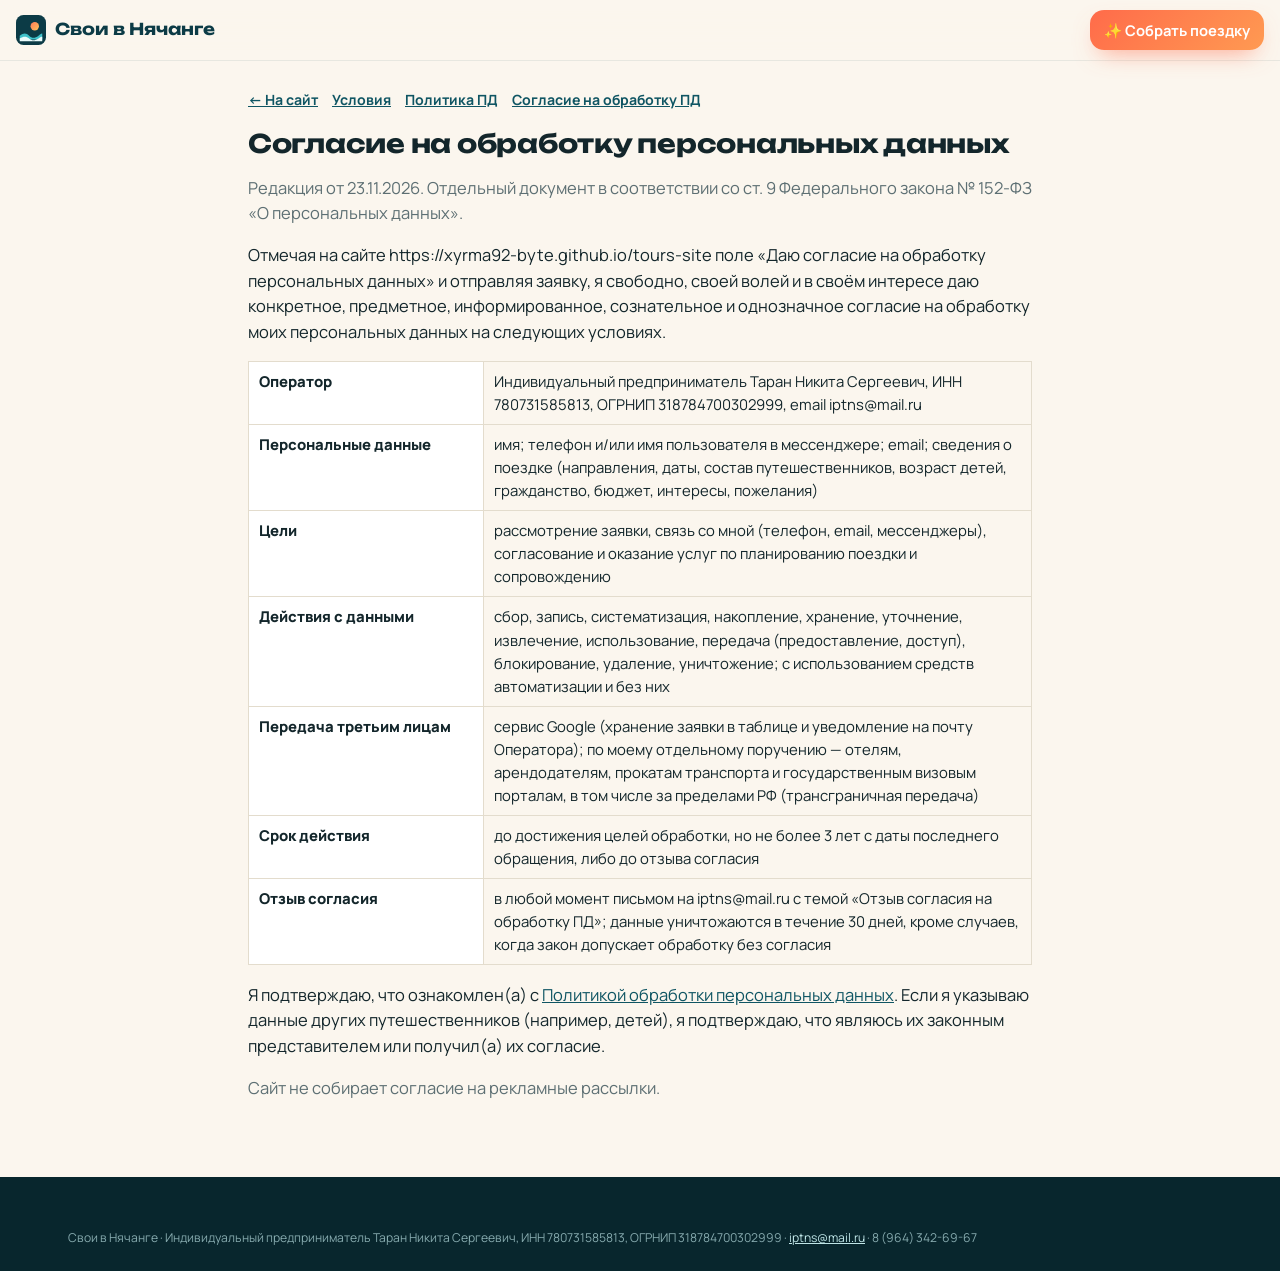
<file: consent.html>
<!doctype html>
<html lang="ru"><head><meta charset="utf-8"><meta name="viewport" content="width=device-width, initial-scale=1">
<title>Согласие на обработку персональных данных — Свои в Нячанге</title><link rel="icon" href="favicon.svg" type="image/svg+xml"><meta name="robots" content="noindex">
<link rel="stylesheet" href="styles.css?v=202611280813"></head>
<body class="doc-body">
<header class="topbar"><a href="index.html" class="logo"><span class="logo-mark"><img src="favicon.svg" alt="" width="30" height="30"></span><span data-brand>Свои в Нячанге</span></a><a class="btn primary sm hdr-cta" href="index.html#plan">✨ Собрать поездку</a></header>
<main class="doc">
<nav class="back small"><a href="index.html">← На сайт</a><a href="terms.html">Условия</a><a href="privacy.html">Политика ПД</a><a href="consent.html">Согласие на обработку ПД</a></nav>
<h1>Согласие на обработку персональных данных</h1>
<p class="muted">Редакция от 23.11.2026. Отдельный документ в соответствии со ст. 9 Федерального закона № 152-ФЗ «О персональных данных».</p>
<p>Отмечая на сайте <span data-site></span> поле «Даю согласие на обработку персональных данных» и отправляя заявку, я свободно, своей волей и в своём интересе даю конкретное, предметное, информированное, сознательное и однозначное согласие на обработку моих персональных данных на следующих условиях.</p>
<table>
<tr><td>Оператор</td><td><span data-operator></span>, email <span data-email></span></td></tr>
<tr><td>Персональные данные</td><td>имя; телефон и/или имя пользователя в мессенджере; email; сведения о поездке (направления, даты, состав путешественников, возраст детей, гражданство, бюджет, интересы, пожелания)</td></tr>
<tr><td>Цели</td><td>рассмотрение заявки, связь со мной (телефон, email, мессенджеры), согласование и оказание услуг по планированию поездки и сопровождению</td></tr>
<tr><td>Действия с данными</td><td>сбор, запись, систематизация, накопление, хранение, уточнение, извлечение, использование, передача (предоставление, доступ), блокирование, удаление, уничтожение; с использованием средств автоматизации и без них</td></tr>
<tr><td>Передача третьим лицам</td><td>сервис Google (хранение заявки в таблице и уведомление на почту Оператора); по моему отдельному поручению — отелям, арендодателям, прокатам транспорта и государственным визовым порталам, в том числе за пределами РФ (трансграничная передача)</td></tr>
<tr><td>Срок действия</td><td>до достижения целей обработки, но не более 3 лет с даты последнего обращения, либо до отзыва согласия</td></tr>
<tr><td>Отзыв согласия</td><td>в любой момент письмом на <span data-email></span> с темой «Отзыв согласия на обработку ПД»; данные уничтожаются в течение 30 дней, кроме случаев, когда закон допускает обработку без согласия</td></tr>
</table>
<p>Я подтверждаю, что ознакомлен(а) с <a href="privacy.html">Политикой обработки персональных данных</a>. Если я указываю данные других путешественников (например, детей), я подтверждаю, что являюсь их законным представителем или получил(а) их согласие.</p>
<p class="muted">Сайт не собирает согласие на рекламные рассылки.</p>
</main>
<footer class="footer"><p class="credits small" style="border:0;margin-top:0"><span data-brand>Свои в Нячанге</span> · <span data-operator></span> · <a data-email-link href="#"><span data-email></span></a> · <span data-phone></span></p></footer>
<script src="config.js?v=202611280813"></script>
<script>(function(){var C=window.SITE_CONFIG||{};function f(s,fn){document.querySelectorAll(s).forEach(fn)}
f('[data-brand]',function(e){e.textContent=C.companyName});f('[data-operator]',function(e){e.textContent=[C.operator,C.operatorIds].filter(Boolean).join(', ')});
f('[data-email]',function(e){e.textContent=C.email});f('[data-email-link]',function(e){e.href='mailto:'+C.email});f('[data-phone]',function(e){e.textContent=C.phone});
f('[data-site]',function(e){e.textContent=C.siteUrl||'[адрес сайта — будет указан после выбора домена]'});
var P=C.payment||{};f('[data-guidepp]',function(e){e.textContent=P.guidePrepayPercent});f('[data-tourpp]',function(e){e.textContent=P.tourPrepayPercent});
document.title=document.title.replace('Свои в Нячанге',C.companyName);})();</script>
</body></html>
</file>
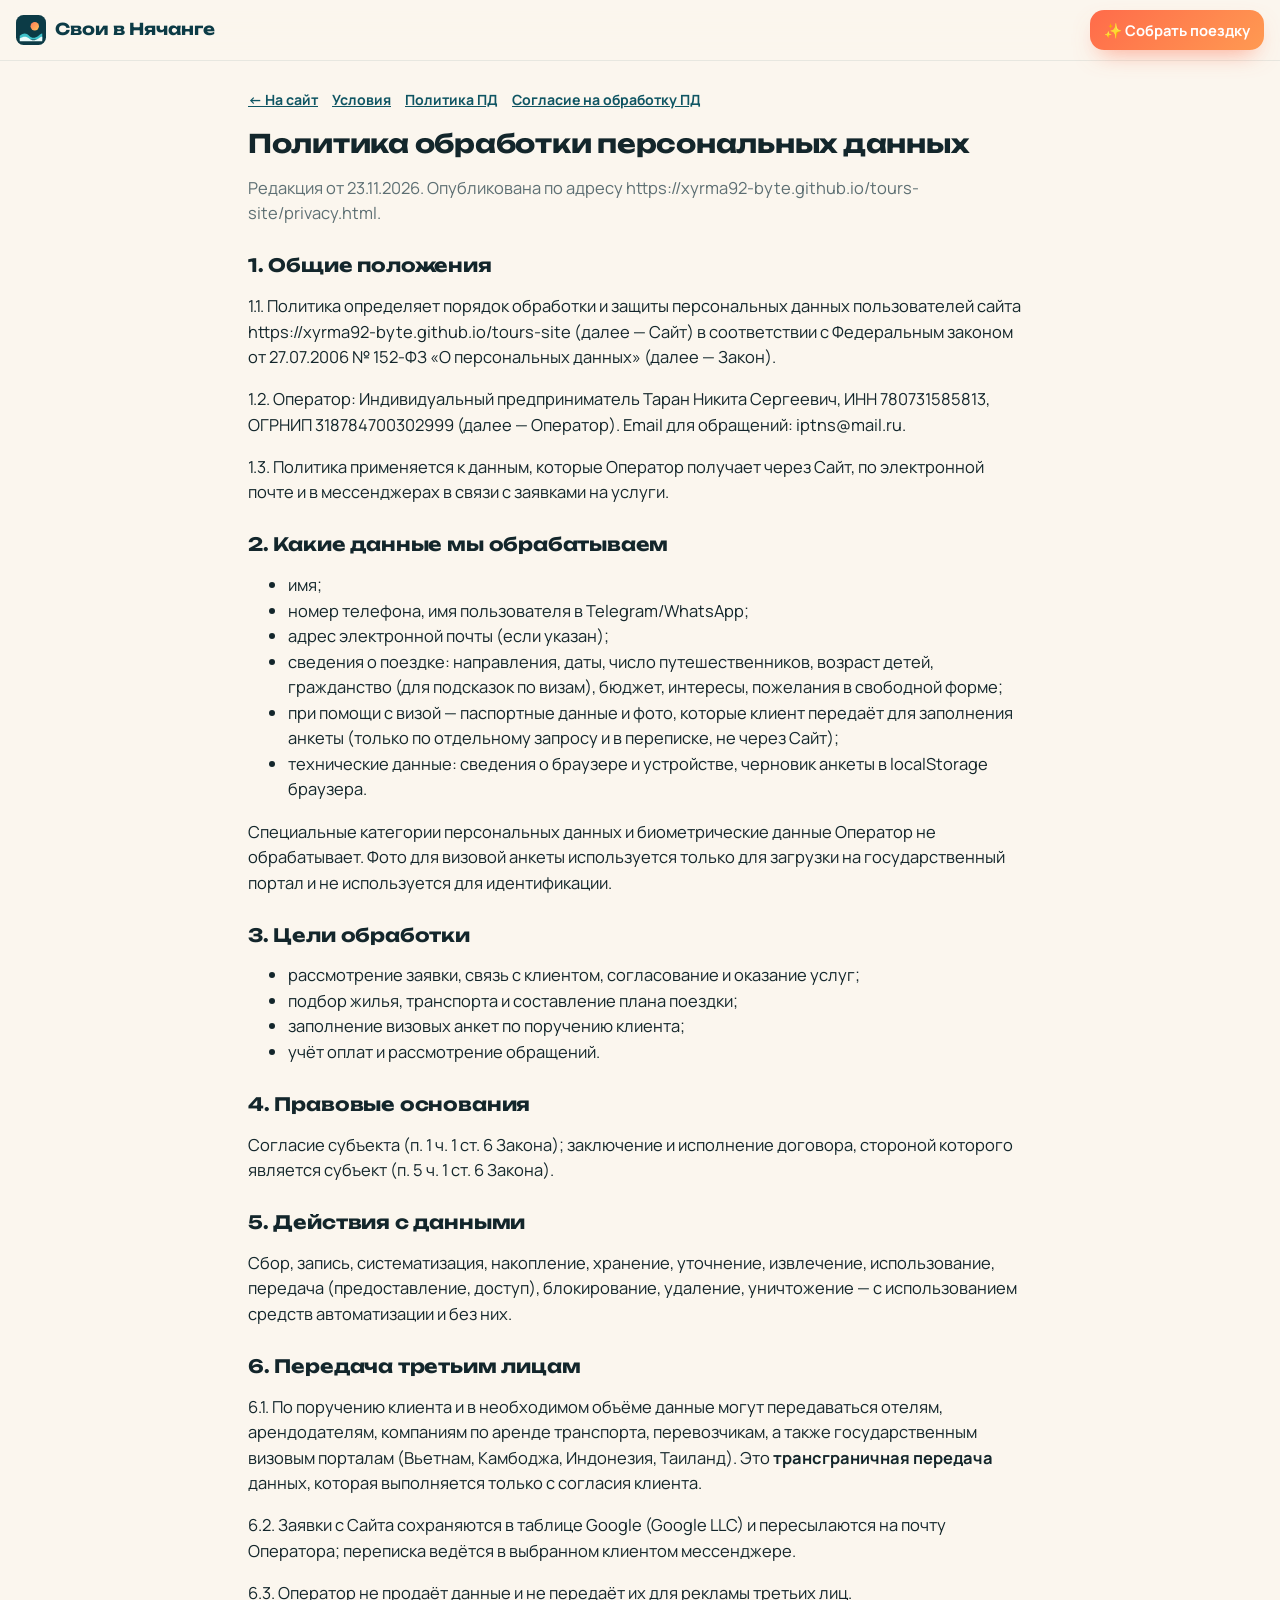
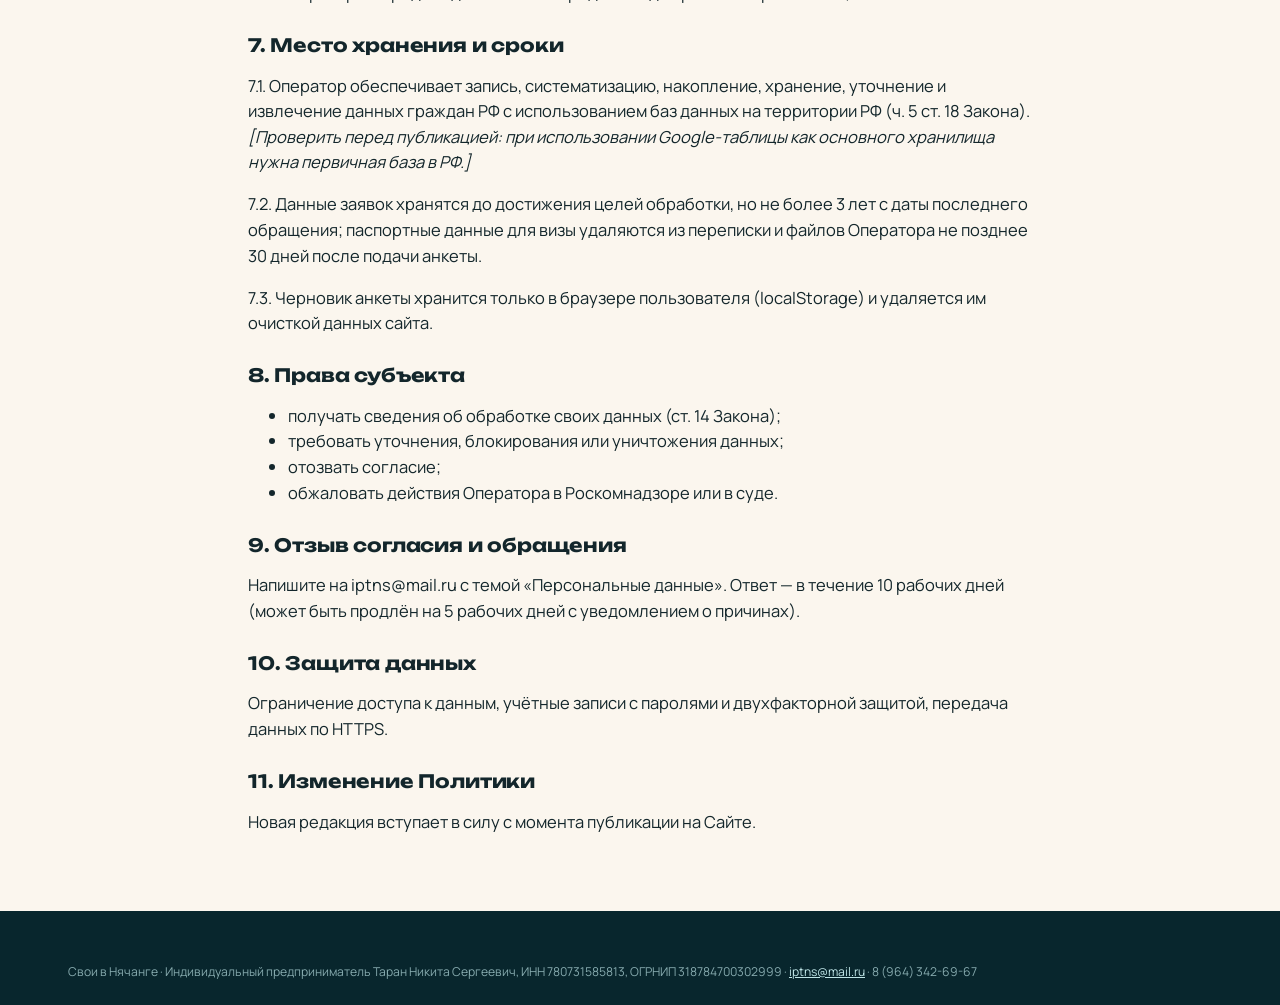
<file: privacy.html>
<!doctype html>
<html lang="ru"><head><meta charset="utf-8"><meta name="viewport" content="width=device-width, initial-scale=1">
<title>Политика обработки персональных данных — Свои в Нячанге</title><link rel="icon" href="favicon.svg" type="image/svg+xml"><meta name="robots" content="noindex">
<link rel="stylesheet" href="styles.css?v=202611280813"></head>
<body class="doc-body">
<header class="topbar"><a href="index.html" class="logo"><span class="logo-mark"><img src="favicon.svg" alt="" width="30" height="30"></span><span data-brand>Свои в Нячанге</span></a><a class="btn primary sm hdr-cta" href="index.html#plan">✨ Собрать поездку</a></header>
<main class="doc">
<nav class="back small"><a href="index.html">← На сайт</a><a href="terms.html">Условия</a><a href="privacy.html">Политика ПД</a><a href="consent.html">Согласие на обработку ПД</a></nav>
<h1>Политика обработки персональных данных</h1>
<p class="muted">Редакция от 23.11.2026. Опубликована по адресу <span data-site></span>/privacy.html.</p>
<h2>1. Общие положения</h2>
<p>1.1. Политика определяет порядок обработки и защиты персональных данных пользователей сайта <span data-site></span> (далее — Сайт) в соответствии с Федеральным законом от 27.07.2006 № 152-ФЗ «О персональных данных» (далее — Закон).</p>
<p>1.2. Оператор: <span data-operator></span> (далее — Оператор). Email для обращений: <span data-email></span>.</p>
<p>1.3. Политика применяется к данным, которые Оператор получает через Сайт, по электронной почте и в мессенджерах в связи с заявками на услуги.</p>
<h2>2. Какие данные мы обрабатываем</h2>
<ul><li>имя;</li><li>номер телефона, имя пользователя в Telegram/WhatsApp;</li><li>адрес электронной почты (если указан);</li>
<li>сведения о поездке: направления, даты, число путешественников, возраст детей, гражданство (для подсказок по визам), бюджет, интересы, пожелания в свободной форме;</li>
<li>при помощи с визой — паспортные данные и фото, которые клиент передаёт для заполнения анкеты (только по отдельному запросу и в переписке, не через Сайт);</li>
<li>технические данные: сведения о браузере и устройстве, черновик анкеты в localStorage браузера.</li></ul>
<p>Специальные категории персональных данных и биометрические данные Оператор не обрабатывает. Фото для визовой анкеты используется только для загрузки на государственный портал и не используется для идентификации.</p>
<h2>3. Цели обработки</h2>
<ul><li>рассмотрение заявки, связь с клиентом, согласование и оказание услуг;</li><li>подбор жилья, транспорта и составление плана поездки;</li><li>заполнение визовых анкет по поручению клиента;</li><li>учёт оплат и рассмотрение обращений.</li></ul>
<h2>4. Правовые основания</h2>
<p>Согласие субъекта (п. 1 ч. 1 ст. 6 Закона); заключение и исполнение договора, стороной которого является субъект (п. 5 ч. 1 ст. 6 Закона).</p>
<h2>5. Действия с данными</h2>
<p>Сбор, запись, систематизация, накопление, хранение, уточнение, извлечение, использование, передача (предоставление, доступ), блокирование, удаление, уничтожение — с использованием средств автоматизации и без них.</p>
<h2>6. Передача третьим лицам</h2>
<p>6.1. По поручению клиента и в необходимом объёме данные могут передаваться отелям, арендодателям, компаниям по аренде транспорта, перевозчикам, а также государственным визовым порталам (Вьетнам, Камбоджа, Индонезия, Таиланд). Это <b>трансграничная передача</b> данных, которая выполняется только с согласия клиента.</p>
<p>6.2. Заявки с Сайта сохраняются в таблице Google (Google LLC) и пересылаются на почту Оператора; переписка ведётся в выбранном клиентом мессенджере.</p>
<p>6.3. Оператор не продаёт данные и не передаёт их для рекламы третьих лиц.</p>
<h2>7. Место хранения и сроки</h2>
<p>7.1. Оператор обеспечивает запись, систематизацию, накопление, хранение, уточнение и извлечение данных граждан РФ с использованием баз данных на территории РФ (ч. 5 ст. 18 Закона). <i>[Проверить перед публикацией: при использовании Google-таблицы как основного хранилища нужна первичная база в РФ.]</i></p>
<p>7.2. Данные заявок хранятся до достижения целей обработки, но не более 3 лет с даты последнего обращения; паспортные данные для визы удаляются из переписки и файлов Оператора не позднее 30 дней после подачи анкеты.</p>
<p>7.3. Черновик анкеты хранится только в браузере пользователя (localStorage) и удаляется им очисткой данных сайта.</p>
<h2>8. Права субъекта</h2>
<ul><li>получать сведения об обработке своих данных (ст. 14 Закона);</li><li>требовать уточнения, блокирования или уничтожения данных;</li><li>отозвать согласие;</li><li>обжаловать действия Оператора в Роскомнадзоре или в суде.</li></ul>
<h2>9. Отзыв согласия и обращения</h2>
<p>Напишите на <span data-email></span> с темой «Персональные данные». Ответ — в течение 10 рабочих дней (может быть продлён на 5 рабочих дней с уведомлением о причинах).</p>
<h2>10. Защита данных</h2>
<p>Ограничение доступа к данным, учётные записи с паролями и двухфакторной защитой, передача данных по HTTPS.</p>
<h2>11. Изменение Политики</h2>
<p>Новая редакция вступает в силу с момента публикации на Сайте.</p>
</main>
<footer class="footer"><p class="credits small" style="border:0;margin-top:0"><span data-brand>Свои в Нячанге</span> · <span data-operator></span> · <a data-email-link href="#"><span data-email></span></a> · <span data-phone></span></p></footer>
<script src="config.js?v=202611280813"></script>
<script>(function(){var C=window.SITE_CONFIG||{};function f(s,fn){document.querySelectorAll(s).forEach(fn)}
f('[data-brand]',function(e){e.textContent=C.companyName});f('[data-operator]',function(e){e.textContent=[C.operator,C.operatorIds].filter(Boolean).join(', ')});
f('[data-email]',function(e){e.textContent=C.email});f('[data-email-link]',function(e){e.href='mailto:'+C.email});f('[data-phone]',function(e){e.textContent=C.phone});
f('[data-site]',function(e){e.textContent=C.siteUrl||'[адрес сайта — будет указан после выбора домена]'});
var P=C.payment||{};f('[data-guidepp]',function(e){e.textContent=P.guidePrepayPercent});f('[data-tourpp]',function(e){e.textContent=P.tourPrepayPercent});
document.title=document.title.replace('Свои в Нячанге',C.companyName);})();</script>
</body></html>
</file>
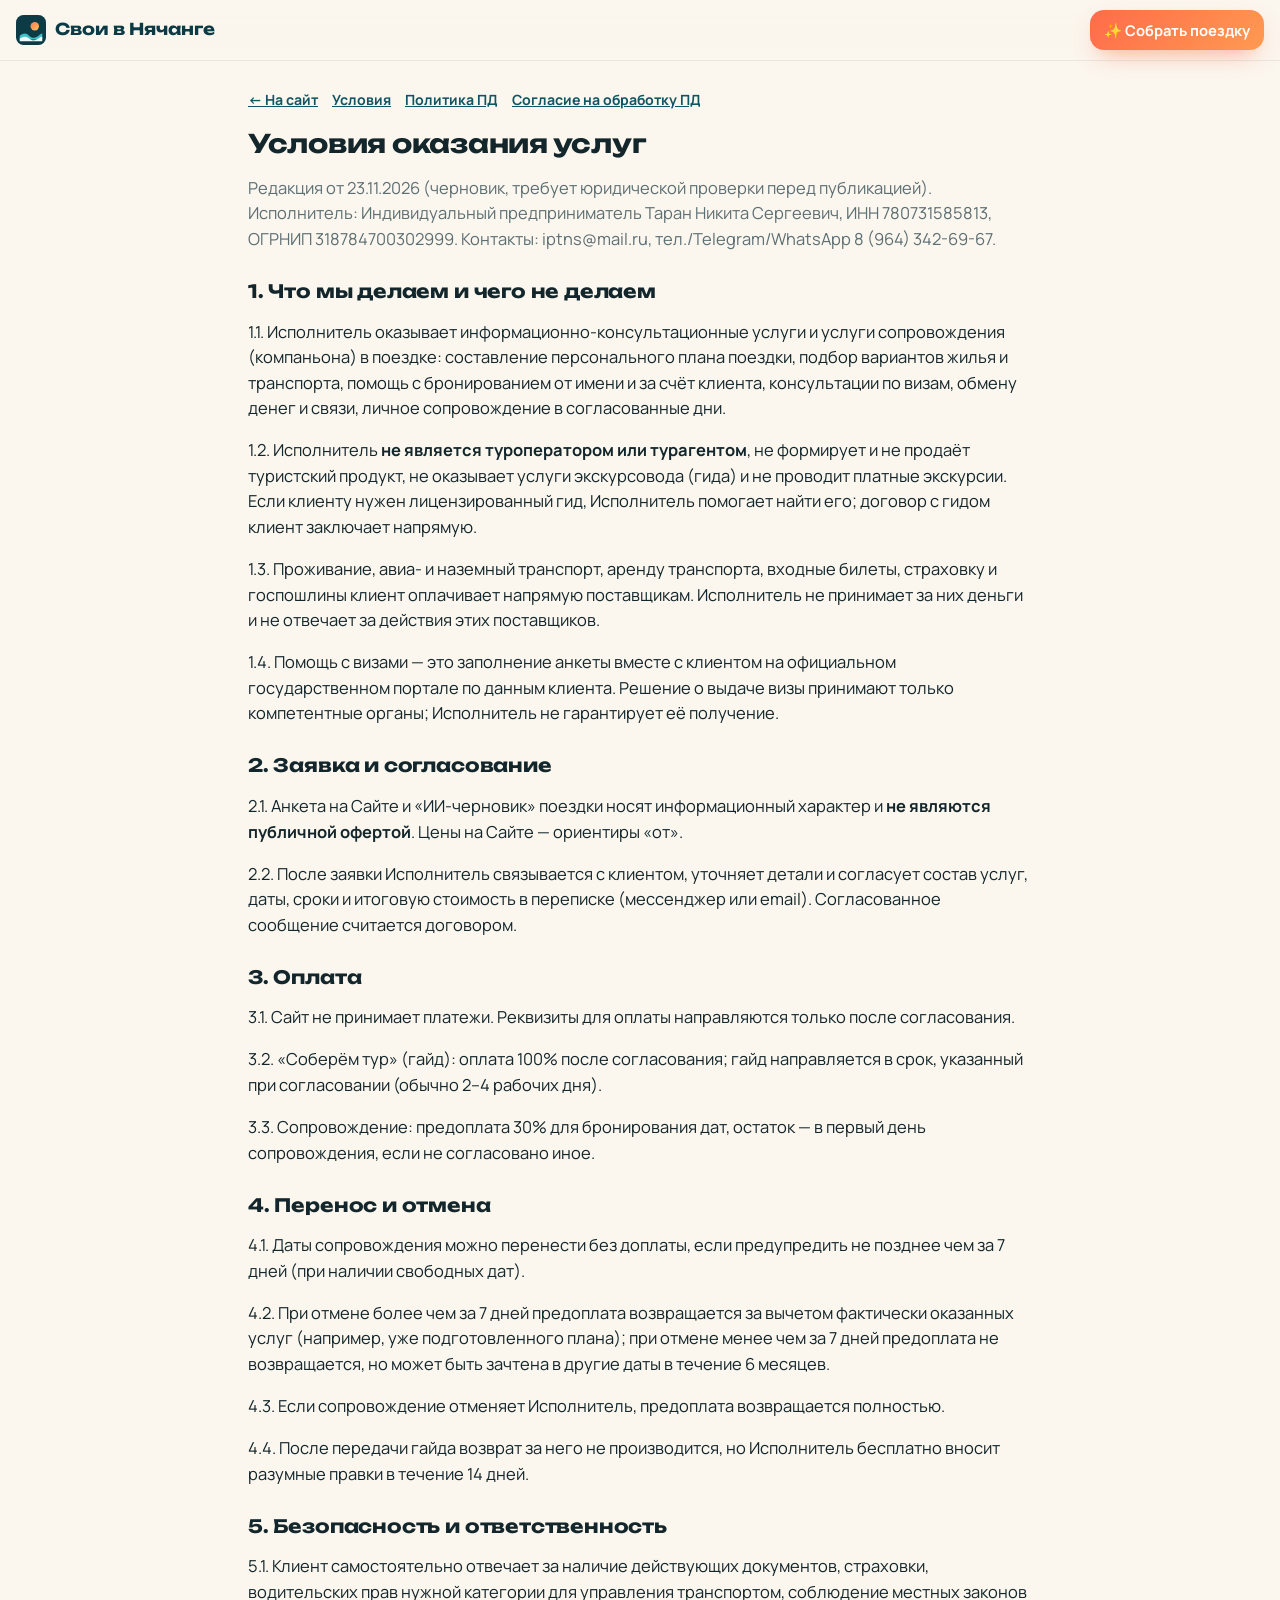
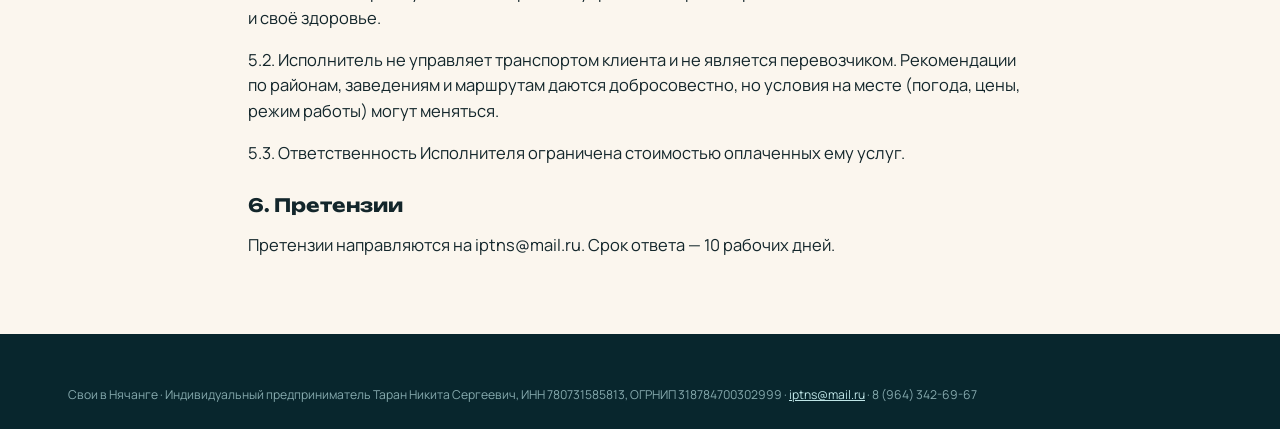
<file: terms.html>
<!doctype html>
<html lang="ru"><head><meta charset="utf-8"><meta name="viewport" content="width=device-width, initial-scale=1">
<title>Условия оказания услуг — Свои в Нячанге</title><link rel="icon" href="favicon.svg" type="image/svg+xml"><meta name="robots" content="noindex">
<link rel="stylesheet" href="styles.css?v=202611280813"></head>
<body class="doc-body">
<header class="topbar"><a href="index.html" class="logo"><span class="logo-mark"><img src="favicon.svg" alt="" width="30" height="30"></span><span data-brand>Свои в Нячанге</span></a><a class="btn primary sm hdr-cta" href="index.html#plan">✨ Собрать поездку</a></header>
<main class="doc">
<nav class="back small"><a href="index.html">← На сайт</a><a href="terms.html">Условия</a><a href="privacy.html">Политика ПД</a><a href="consent.html">Согласие на обработку ПД</a></nav>
<h1>Условия оказания услуг</h1>
<p class="muted">Редакция от 23.11.2026 (черновик, требует юридической проверки перед публикацией). Исполнитель: <span data-operator></span>. Контакты: <span data-email></span>, тел./Telegram/WhatsApp <span data-phone></span>.</p>
<h2>1. Что мы делаем и чего не делаем</h2>
<p>1.1. Исполнитель оказывает информационно-консультационные услуги и услуги сопровождения (компаньона) в поездке: составление персонального плана поездки, подбор вариантов жилья и транспорта, помощь с бронированием от имени и за счёт клиента, консультации по визам, обмену денег и связи, личное сопровождение в согласованные дни.</p>
<p>1.2. Исполнитель <b>не является туроператором или турагентом</b>, не формирует и не продаёт туристский продукт, не оказывает услуги экскурсовода (гида) и не проводит платные экскурсии. Если клиенту нужен лицензированный гид, Исполнитель помогает найти его; договор с гидом клиент заключает напрямую.</p>
<p>1.3. Проживание, авиа- и наземный транспорт, аренду транспорта, входные билеты, страховку и госпошлины клиент оплачивает напрямую поставщикам. Исполнитель не принимает за них деньги и не отвечает за действия этих поставщиков.</p>
<p>1.4. Помощь с визами — это заполнение анкеты вместе с клиентом на официальном государственном портале по данным клиента. Решение о выдаче визы принимают только компетентные органы; Исполнитель не гарантирует её получение.</p>
<h2>2. Заявка и согласование</h2>
<p>2.1. Анкета на Сайте и «ИИ-черновик» поездки носят информационный характер и <b>не являются публичной офертой</b>. Цены на Сайте — ориентиры «от».</p>
<p>2.2. После заявки Исполнитель связывается с клиентом, уточняет детали и согласует состав услуг, даты, сроки и итоговую стоимость в переписке (мессенджер или email). Согласованное сообщение считается договором.</p>
<h2>3. Оплата</h2>
<p>3.1. Сайт не принимает платежи. Реквизиты для оплаты направляются только после согласования.</p>
<p>3.2. «Соберём тур» (гайд): оплата <span data-guidepp>100</span>% после согласования; гайд направляется в срок, указанный при согласовании (обычно 2–4 рабочих дня).</p>
<p>3.3. Сопровождение: предоплата <span data-tourpp>30</span>% для бронирования дат, остаток — в первый день сопровождения, если не согласовано иное.</p>
<h2>4. Перенос и отмена</h2>
<p>4.1. Даты сопровождения можно перенести без доплаты, если предупредить не позднее чем за 7 дней (при наличии свободных дат).</p>
<p>4.2. При отмене более чем за 7 дней предоплата возвращается за вычетом фактически оказанных услуг (например, уже подготовленного плана); при отмене менее чем за 7 дней предоплата не возвращается, но может быть зачтена в другие даты в течение 6 месяцев.</p>
<p>4.3. Если сопровождение отменяет Исполнитель, предоплата возвращается полностью.</p>
<p>4.4. После передачи гайда возврат за него не производится, но Исполнитель бесплатно вносит разумные правки в течение 14 дней.</p>
<h2>5. Безопасность и ответственность</h2>
<p>5.1. Клиент самостоятельно отвечает за наличие действующих документов, страховки, водительских прав нужной категории для управления транспортом, соблюдение местных законов и своё здоровье.</p>
<p>5.2. Исполнитель не управляет транспортом клиента и не является перевозчиком. Рекомендации по районам, заведениям и маршрутам даются добросовестно, но условия на месте (погода, цены, режим работы) могут меняться.</p>
<p>5.3. Ответственность Исполнителя ограничена стоимостью оплаченных ему услуг.</p>
<h2>6. Претензии</h2>
<p>Претензии направляются на <span data-email></span>. Срок ответа — 10 рабочих дней.</p>
</main>
<footer class="footer"><p class="credits small" style="border:0;margin-top:0"><span data-brand>Свои в Нячанге</span> · <span data-operator></span> · <a data-email-link href="#"><span data-email></span></a> · <span data-phone></span></p></footer>
<script src="config.js?v=202611280813"></script>
<script>(function(){var C=window.SITE_CONFIG||{};function f(s,fn){document.querySelectorAll(s).forEach(fn)}
f('[data-brand]',function(e){e.textContent=C.companyName});f('[data-operator]',function(e){e.textContent=[C.operator,C.operatorIds].filter(Boolean).join(', ')});
f('[data-email]',function(e){e.textContent=C.email});f('[data-email-link]',function(e){e.href='mailto:'+C.email});f('[data-phone]',function(e){e.textContent=C.phone});
f('[data-site]',function(e){e.textContent=C.siteUrl||'[адрес сайта — будет указан после выбора домена]'});
var P=C.payment||{};f('[data-guidepp]',function(e){e.textContent=P.guidePrepayPercent});f('[data-tourpp]',function(e){e.textContent=P.tourPrepayPercent});
document.title=document.title.replace('Свои в Нячанге',C.companyName);})();</script>
</body></html>
</file>
<file: styles.css>
@font-face{font-family:Manrope;src:url(fonts/Manrope.woff2) format("woff2");font-weight:200 800;font-display:swap}
@font-face{font-family:Unbounded;src:url(fonts/Unbounded.woff2) format("woff2");font-weight:200 900;font-display:swap}
:root{
  --sea:#0c3b46;--sea2:#0f5563;--lagoon:#3fc1c9;--foam:#e9fbfb;--sand:#fbf6ee;--sand2:#f4ead9;
  --ink:#13262b;--muted:#5d6f73;--line:#e3dccd;--coral:#ff6b4a;--coral2:#ff9a52;--sun:#ffc35a;
  --wa:#1faa59;--tg:#229ed9;--r:20px;--sh:0 10px 30px -12px rgba(12,59,70,.25)
}
*{box-sizing:border-box}
html{scroll-behavior:smooth;-webkit-text-size-adjust:100%}
body{margin:0;font:16.5px/1.55 Manrope,system-ui,-apple-system,"Segoe UI",Roboto,Arial,sans-serif;color:var(--ink);background:var(--sand);padding-bottom:78px}
img{max-width:100%;display:block}
a{color:var(--sea2)}
h1,h2,h3{font-family:Unbounded,Manrope,sans-serif;line-height:1.15;margin:0 0 .5em;letter-spacing:-.01em}
h2{font-size:clamp(1.45rem,4.6vw,2.3rem);font-weight:700}
h3{font-size:1.05rem;font-weight:600}
[hidden]{display:none!important}
.muted{color:var(--muted)}.small{font-size:.88rem}
section[id]{scroll-margin-top:70px}

/* ---- topbar ---- */
.topbar{position:sticky;top:0;z-index:30;display:flex;align-items:center;gap:14px;padding:10px 16px;background:rgba(251,246,238,.86);backdrop-filter:saturate(1.4) blur(12px);-webkit-backdrop-filter:saturate(1.4) blur(12px);border-bottom:1px solid rgba(12,59,70,.08)}
.logo{white-space:nowrap;display:flex;align-items:center;gap:9px;color:var(--sea);text-decoration:none;font-family:Unbounded,sans-serif;font-weight:700;font-size:1.02rem}
.logo.light{color:#fff}
.nav{display:none;gap:22px;margin-left:18px}.nav a{color:var(--ink);text-decoration:none;font-weight:600;font-size:.95rem;opacity:.8}.nav a:hover{opacity:1;color:var(--coral)}
.btn.hdr-cta{margin-left:auto;display:none}

/* ---- buttons ---- */
.btn{display:inline-flex;align-items:center;justify-content:center;gap:8px;border:0;border-radius:14px;padding:11px 18px;min-height:48px;font:inherit;font-weight:700;text-decoration:none;cursor:pointer;background:var(--sand2);color:var(--ink);transition:transform .15s,box-shadow .15s,background .15s}
.btn:hover{transform:translateY(-1px)}
.btn.sm{min-height:40px;padding:8px 14px;font-size:.92rem}
.btn.big{min-height:56px;padding:14px 22px;font-size:1.05rem}
.btn.primary{background:linear-gradient(135deg,var(--coral),var(--coral2));color:#fff;box-shadow:0 10px 24px -10px rgba(255,107,74,.7)}
.btn.ghost{background:transparent;border:2px solid var(--line);color:var(--ink)}
.btn.glass{background:rgba(4,38,60,.42);color:#fff;border:1px solid rgba(255,255,255,.55);backdrop-filter:blur(6px) saturate(1.3);-webkit-backdrop-filter:blur(6px) saturate(1.3);box-shadow:inset 0 1px 0 rgba(255,255,255,.45)}
.btn.wa{background:var(--wa);color:#fff}.btn.tg{background:var(--tg);color:#fff}
.btn:disabled{opacity:.45;cursor:not-allowed;transform:none}
.btn:focus-visible,.chip:focus-visible,.opt:focus-visible{outline:3px solid var(--sun);outline-offset:2px}
.cta-row{display:flex;flex-wrap:wrap;gap:10px;margin:18px 0}
.cta-row .btn{flex:1 1 200px}

/* ---- hero ---- */
.hero{position:relative;min-height:100svh;display:flex;color:#fff;overflow:hidden;margin-top:-61px;padding-top:61px;isolation:isolate;background:#0a6f8f}
.hero-media{position:absolute;inset:-4% 0 -4% 0;will-change:transform;z-index:-3}
.hero-bg,.hero-bg img{position:absolute;inset:0;width:100%;height:100%;object-fit:cover;object-position:58% 50%}
.hero-bg img{animation:kenburns 28s ease-in-out infinite alternate;transform-origin:60% 70%}
@keyframes kenburns{from{transform:scale(1.02)}to{transform:scale(1.09) translate3d(-1%,-.5%,0)}}
/* блики на воде: движущиеся световые пятна только в нижней части кадра */
.hero-shimmer{position:absolute;inset:45% 0 0 0;mix-blend-mode:soft-light;opacity:.75;pointer-events:none;
  background:radial-gradient(40% 18% at 30% 60%,rgba(255,255,255,.55),transparent 70%),radial-gradient(30% 14% at 70% 40%,rgba(180,255,250,.6),transparent 70%),radial-gradient(25% 12% at 55% 80%,rgba(255,240,200,.5),transparent 70%);
  background-size:200% 200%;animation:shimmer 9s ease-in-out infinite alternate;-webkit-mask-image:linear-gradient(180deg,transparent,#000 30%);mask-image:linear-gradient(180deg,transparent,#000 30%)}
@keyframes shimmer{0%{background-position:0% 0%,100% 0%,50% 100%}50%{background-position:60% 40%,30% 70%,0% 30%}100%{background-position:100% 100%,0% 100%,80% 0%}}
/* солнечное свечение + цветокоррекция поверх фото */
.hero-glow{position:absolute;inset:0;z-index:-2;pointer-events:none;
  background:radial-gradient(60% 50% at 88% 6%,rgba(255,214,140,.55),rgba(255,180,90,.12) 45%,transparent 70%),
             linear-gradient(180deg,rgba(4,38,60,.38) 0%,rgba(4,38,60,.12) 32%,rgba(4,38,60,0) 50%,rgba(4,38,60,.05) 72%,rgba(251,246,238,.0) 88%,rgba(251,246,238,.95) 100%);
  animation:glow 7s ease-in-out infinite alternate}
@keyframes glow{to{filter:brightness(1.08) saturate(1.1)}}
.hero-bokeh{position:absolute;inset:0;width:100%;height:100%;z-index:-1;pointer-events:none;mix-blend-mode:screen}
.hero-in{position:relative;z-index:1;padding:5vh 18px 30px;max-width:1180px;margin:0 auto;width:100%;display:flex;flex-direction:column;justify-content:space-between;gap:28px}
.hero-card{max-width:660px;animation:rise .9s cubic-bezier(.2,.8,.2,1) both}
@keyframes rise{from{opacity:0;transform:translateY(24px)}to{opacity:1;transform:none}}
.eyebrow{display:inline-flex;align-items:center;gap:8px;background:rgba(4,38,60,.35);border:1px solid rgba(255,255,255,.3);border-radius:999px;padding:6px 12px;font-weight:700;font-size:.85rem;margin:0 0 14px}
.eyebrow .dot{width:8px;height:8px;border-radius:50%;background:#5dffb0;box-shadow:0 0 0 0 rgba(93,255,176,.7);animation:ping 2s infinite}
@keyframes ping{70%{box-shadow:0 0 0 9px rgba(93,255,176,0)}100%{box-shadow:0 0 0 0 rgba(93,255,176,0)}}
.hero h1{font-size:clamp(2.2rem,9vw,4.6rem);font-weight:800;line-height:1.02;margin-bottom:.35em;text-shadow:0 4px 30px rgba(3,30,48,.45)}
.h1-grad{text-shadow:none;filter:drop-shadow(0 4px 16px rgba(3,30,48,.45));background:linear-gradient(90deg,#fff6d6 0%,#ffd27a 40%,#ffb347 60%,#fff6d6 100%);background-size:200% auto;-webkit-background-clip:text;background-clip:text;color:transparent;animation:sheen 6s linear infinite}
@keyframes sheen{to{background-position:-200% center}}
.lead{font-size:1.07rem;max-width:34em;color:#fff;margin:0;font-weight:600;text-shadow:0 1px 2px rgba(3,30,48,.55),0 2px 18px rgba(3,30,48,.45)}
.btn.shine{position:relative;overflow:hidden}
.btn.shine::after{content:"";position:absolute;top:0;left:-60%;width:40%;height:100%;background:linear-gradient(100deg,transparent,rgba(255,255,255,.55),transparent);transform:skewX(-20deg);animation:btnshine 3.8s ease-in-out infinite}
@keyframes btnshine{0%,60%{left:-60%}100%{left:130%}}
.hero-points{list-style:none;padding:0;margin:0;display:grid;grid-template-columns:1fr 1fr;gap:8px}
.hero-points li{background:linear-gradient(135deg,rgba(255,255,255,.2),rgba(255,255,255,.05));border:1px solid rgba(255,255,255,.3);border-radius:16px;padding:10px 12px;font-size:.86rem;backdrop-filter:blur(10px);-webkit-backdrop-filter:blur(10px);line-height:1.3;color:#0c2a33;text-shadow:none}
.hero-points li{color:#fff;background:rgba(4,38,60,.58);backdrop-filter:none;-webkit-backdrop-filter:none;border-color:rgba(255,255,255,.22)}
@media (max-width:719px){.hero-points{display:none}.hero-in{padding-top:4vh}}
.hero-points b{display:block;font-family:Unbounded,sans-serif;font-weight:600;color:var(--sun);font-size:.95rem;margin-bottom:2px}
.hero-credit{position:absolute;right:10px;bottom:6px;margin:0;font-size:.62rem;color:rgba(12,42,51,.55);z-index:1}

/* ---- sections ---- */
.section{padding:52px 18px;max-width:1180px;margin:0 auto}
.section.soft{max-width:none;background:linear-gradient(180deg,#f1f8f6,#fbf6ee)}
.section.soft>*{max-width:1144px;margin-left:auto;margin-right:auto}
.kicker{color:var(--coral);font-weight:800;text-transform:uppercase;letter-spacing:.08em;font-size:.78rem;margin:0 0 8px}
.h3gap{margin-top:34px}
.tiles{display:grid;grid-template-columns:1fr 1fr;gap:12px;margin-top:22px}
.tile{background:#fff;border:1px solid var(--line);border-radius:var(--r);padding:16px;box-shadow:var(--sh)}
.tile .ti{font-size:1.7rem;display:block;margin-bottom:8px}
.tile h3{font-size:.95rem;margin-bottom:.35em}
.tile p{margin:0;font-size:.88rem;color:var(--muted);line-height:1.45}

.steps{list-style:none;padding:0;margin:22px 0 0;display:grid;gap:12px;counter-reset:s}
.steps li{background:#fff;border-radius:var(--r);padding:18px 18px 16px 70px;position:relative;border:1px solid var(--line)}
.steps li>span{position:absolute;left:16px;top:16px;width:40px;height:40px;border-radius:12px;display:grid;place-items:center;font-family:Unbounded;font-weight:700;background:var(--sea);color:var(--sun)}
.steps p{margin:0;color:var(--muted)}

/* ---- packages ---- */
.packs{display:grid;gap:14px;margin-top:22px}
.pack{position:relative;background:#fff;border:1px solid var(--line);border-radius:24px;padding:22px;display:flex;flex-direction:column;box-shadow:var(--sh)}
.pack.hot{background:linear-gradient(160deg,var(--sea),#0a2f38);color:#fff;border-color:transparent}
.pack.hot .ticks li::before{color:var(--sun)}.pack.hot .pack-sub,.pack.hot .pack-note{color:#bfe5e7}
.ribbon{position:absolute;top:-12px;right:18px;box-shadow:0 6px 14px -6px rgba(0,0,0,.4);background:var(--sun);color:var(--sea);font-weight:800;font-size:.75rem;padding:4px 10px;border-radius:999px}
.pack-top{display:grid;grid-template-columns:auto 1fr;column-gap:12px;align-items:center}
.pack-ico{grid-row:span 2;font-size:1.8rem;width:52px;height:52px;border-radius:16px;display:grid;place-items:center;background:var(--foam)}
.pack.hot .pack-ico{background:rgba(255,255,255,.1)}
.pack h3{margin:0;font-size:1.15rem}.pack-sub{margin:0;color:var(--muted);font-size:.9rem}
.price{margin:16px 0 6px;font-size:.95rem}.price b{font-family:Unbounded;font-size:2rem;font-weight:700}
.ticks{list-style:none;padding:0;margin:8px 0 12px;display:grid;gap:7px}
.ticks li{padding-left:24px;position:relative;font-size:.95rem}
.ticks li::before{content:"✓";position:absolute;left:0;color:var(--coral);font-weight:900}
.pack-note{color:var(--muted);font-size:.9rem;margin:0 0 16px}
.pack .btn{margin-top:auto}
.pack.hot .btn.primary{background:linear-gradient(135deg,var(--sun),var(--coral2));color:var(--sea)}
.compare-wrap{overflow-x:auto;margin-top:22px;border-radius:var(--r);border:1px solid var(--line);background:#fff}
.compare{width:100%;border-collapse:collapse;font-size:.9rem;min-width:560px}
.compare th,.compare td{padding:12px 14px;text-align:center;border-bottom:1px solid var(--line)}
.compare th{font-family:Unbounded;font-weight:600;font-size:.85rem;background:var(--foam)}
.compare td:first-child,.compare th:first-child{text-align:left}
.compare tr:last-child td{border-bottom:0;font-weight:800}
.addons{display:grid;gap:10px;margin:12px 0}
.addon{display:flex;gap:12px;align-items:center;background:#fff;border:1px solid var(--line);border-radius:16px;padding:12px 14px}
.addon b{display:block}.addon small{color:var(--muted)}
.addon .ap{margin-left:auto;font-weight:800;white-space:nowrap;color:var(--sea2);text-align:right}
.addon .ap small{display:block;font-weight:600}

/* ---- day ---- */
.daygrid{display:grid;gap:14px;margin-top:18px}
.daycard{background:#fff;border-radius:var(--r);padding:20px;border:1px solid var(--line)}
.timeline{list-style:none;margin:0;padding:0 0 0 14px;border-left:2px dashed var(--lagoon)}
.timeline li{position:relative;padding:0 0 12px 14px}
.timeline li::before{content:"";position:absolute;left:-21px;top:6px;width:12px;height:12px;border-radius:50%;background:var(--coral);box-shadow:0 0 0 4px #fff}
.timeline b{font-family:Unbounded;font-weight:600;margin-right:6px;color:var(--sea2)}

/* ---- destinations ---- */
.dest-main{display:grid;background:#fff;border-radius:26px;overflow:hidden;border:1px solid var(--line);box-shadow:var(--sh);margin-top:22px}
.dest-main img{width:100%;height:240px;object-fit:cover}
.dest-main-txt{padding:20px}
.dest-main h3{font-size:1.5rem}
.tag{display:inline-block;background:var(--foam);color:var(--sea2);font-weight:800;font-size:.75rem;padding:4px 10px;border-radius:999px;margin-bottom:10px}
.cities{display:flex;flex-wrap:wrap;gap:6px;margin:12px 0}
.cities span,.chip-s{background:var(--sand2);border-radius:999px;padding:5px 11px;font-size:.85rem;font-weight:700}
.dests{display:grid;grid-template-columns:1fr 1fr;gap:12px;margin-top:12px}
.dest{position:relative;border-radius:20px;overflow:hidden;min-height:210px;color:#fff;display:flex;align-items:flex-end}
.dest img{position:absolute;inset:0;width:100%;height:100%;object-fit:cover;transition:transform .5s}
.dest:hover img{transform:scale(1.05)}
.dest::after{content:"";position:absolute;inset:0;background:linear-gradient(180deg,transparent 30%,rgba(8,36,43,.88))}
.dest>div{position:relative;z-index:1;padding:14px}
.dest h3{margin:0 0 4px;font-size:.98rem}.dest p{margin:0;font-size:.8rem;line-height:1.35;color:#e5f6f6}
.combos{display:grid;gap:10px;margin-top:14px}
.combos div{background:var(--sea);color:#fff;border-radius:16px;padding:14px 16px}
.combos b{display:block;font-family:Unbounded;font-weight:600;font-size:.92rem;color:var(--sun)}
.combos span{font-size:.9rem;color:#cdeef0}
.districts{display:grid;grid-template-columns:1fr 1fr;gap:12px;margin:18px auto 12px}
.districts>div{background:#fff;border:1px solid var(--line);border-radius:18px;padding:16px}
.districts p{margin:0 0 10px;font-size:.88rem;color:var(--muted)}
.chip-s{display:inline-block;background:var(--foam);color:var(--sea2);font-size:.78rem}

/* ---- about ---- */
.about{display:grid;gap:22px;align-items:center}
.about-photo{border-radius:28px;background:linear-gradient(135deg,var(--lagoon),var(--sea));aspect-ratio:4/3;display:grid;place-items:center;color:#fff;position:relative;overflow:hidden}
.about-photo img{position:absolute;inset:0;width:100%;height:100%;object-fit:cover}
.ph-us{display:flex;gap:10px;font-family:Unbounded;font-size:2.6rem;font-weight:800}
.ph-us span:nth-child(2){opacity:.6}.ph-us span:nth-child(3){color:var(--sun)}
.about-photo small{position:absolute;bottom:12px;opacity:.75}

/* ---- faq ---- */
.faq{display:grid;gap:10px;margin-top:18px}
.faq details{background:#fff;border:1px solid var(--line);border-radius:16px;padding:0 16px}
.faq summary{cursor:pointer;font-weight:800;padding:16px 26px 16px 0;list-style:none;position:relative}
.faq summary::-webkit-details-marker{display:none}
.faq summary::after{content:"+";position:absolute;right:0;top:12px;font-size:1.4rem;color:var(--coral);transition:transform .2s}
.faq details[open] summary::after{transform:rotate(45deg)}
.faq p{margin:0 0 16px;color:var(--muted)}

/* ---- footer ---- */
.footer{background:#08262d;color:#fff;padding:36px 18px 24px}
.footer a{color:#bfe5e7}
.footer-in{max-width:1144px;margin:0 auto;display:grid;gap:18px}
.footer-links{display:grid;gap:8px}
.muted-l{color:#9fc4c7}
.credits{max-width:1144px;margin:22px auto 0;color:#86aaae;font-size:.76rem;line-height:1.5;border-top:1px solid rgba(255,255,255,.1);padding-top:16px}

/* ---- mobile bar ---- */
.mbar{position:fixed;left:0;right:0;bottom:0;z-index:40;display:flex;gap:8px;padding:10px 12px calc(10px + env(safe-area-inset-bottom));background:rgba(251,246,238,.92);backdrop-filter:blur(12px);border-top:1px solid var(--line);transition:transform .25s}
.mbar .btn{min-width:52px}.mbar .grow{flex:1}
.mbar.hide{transform:translateY(110%)}

/* =================== WIZARD =================== */
.plan{max-width:1180px}
.wizard{display:grid;gap:16px;margin-top:20px;align-items:start}
.wz-form{background:#fff;border:1px solid var(--line);border-radius:26px;padding:20px;box-shadow:var(--sh);min-width:0}
.wz-progress{display:flex;align-items:center;gap:12px;margin-bottom:18px;font-size:.82rem;font-weight:800;color:var(--muted)}
.wz-bar{flex:1;height:8px;border-radius:9px;background:var(--sand2);overflow:hidden}
.wz-bar i{display:block;height:100%;width:12%;background:linear-gradient(90deg,var(--lagoon),var(--coral));border-radius:9px;transition:width .35s}
.wz-step{animation:fadeUp .35s ease}
@keyframes fadeUp{from{opacity:0;transform:translateY(8px)}to{opacity:1;transform:none}}
.wz-step h3{font-size:1.25rem;margin-bottom:.25em}
.wz-step .hint{color:var(--muted);margin:0 0 16px;font-size:.93rem}
.q{margin:0 0 18px;border:0;padding:0;min-width:0}
.q>legend,.q>.ql{font-weight:800;margin-bottom:8px;display:block;padding:0}
.chips{display:flex;flex-wrap:wrap;gap:8px}
.chip{border:1.5px solid var(--line);background:#fff;border-radius:999px;padding:9px 14px;font:inherit;font-weight:700;font-size:.92rem;cursor:pointer;color:var(--ink);min-height:42px;transition:all .15s;user-select:none}
.chip:hover{border-color:var(--lagoon)}
.chip[aria-pressed=true]{background:var(--sea);border-color:var(--sea);color:#fff;box-shadow:0 6px 16px -8px rgba(12,59,70,.8)}
.chip .star{color:var(--coral)}
.chip[aria-pressed=true] .star{color:var(--sun)}
.opts{display:grid;gap:10px}
.opt{display:flex;gap:12px;align-items:flex-start;text-align:left;border:1.5px solid var(--line);background:#fff;border-radius:18px;padding:14px;font:inherit;cursor:pointer;color:var(--ink);width:100%}
.opt .oi{font-size:1.5rem;line-height:1}
.opt b{display:block;font-size:1rem}.opt small{color:var(--muted);display:block;margin-top:2px}
.opt .op{margin-left:auto;font-weight:800;color:var(--sea2);white-space:nowrap;font-size:.9rem}
.opt[aria-pressed=true]{border-color:var(--coral);background:#fff6f2;box-shadow:0 0 0 3px rgba(255,107,74,.15)}
.row2{display:grid;grid-template-columns:1fr 1fr;gap:12px}
label.f{display:block;font-weight:800;font-size:.92rem;margin-bottom:12px}
label.f span{display:block;margin-bottom:6px}
input[type=text],input[type=date],input[type=tel],input[type=email],input[type=number],select,textarea{width:100%;font:inherit;font-size:16px;border:1.5px solid var(--line);border-radius:14px;padding:12px 14px;background:#fff;color:var(--ink);min-height:48px}
input:focus,select:focus,textarea:focus{outline:none;border-color:var(--lagoon);box-shadow:0 0 0 3px rgba(63,193,201,.2)}
textarea{min-height:120px;resize:vertical}
.stepper{display:flex;align-items:center;gap:10px}
.stepper button{width:44px;height:44px;border-radius:12px;border:1.5px solid var(--line);background:#fff;font:inherit;font-size:1.3rem;font-weight:800;cursor:pointer;color:var(--sea)}
.stepper output{min-width:28px;text-align:center;font-family:Unbounded;font-weight:700;font-size:1.2rem}
.range-wrap{display:flex;align-items:center;gap:14px}
input[type=range]{flex:1;accent-color:var(--coral);height:30px}
.range-val{font-family:Unbounded;font-weight:700;min-width:90px;text-align:right;color:var(--sea)}
.check{display:flex;gap:10px;align-items:flex-start;font-size:.92rem;margin:10px 0;cursor:pointer}
.check input{width:22px;height:22px;flex:none;margin:1px 0 0;accent-color:var(--coral)}
.err{color:#c62828;font-weight:700;font-size:.88rem;margin:6px 0 0;min-height:1em}
.wz-nav{display:flex;gap:10px;margin-top:8px;padding-top:16px;border-top:1px solid var(--line)}
.wz-nav .btn{flex:1}
.wz-nav #wzBack{flex:0 0 auto}
.dream-ideas{display:flex;flex-wrap:wrap;gap:6px;margin:-4px 0 12px}
.dream-ideas button{border:1px dashed var(--lagoon);background:var(--foam);color:var(--sea2);border-radius:999px;padding:6px 10px;font:inherit;font-size:.82rem;font-weight:700;cursor:pointer}
.pay{background:var(--sand);border-radius:18px;padding:16px;margin:6px 0 14px;border:1px solid var(--line)}
.pay h4{margin:0 0 6px;font-family:Unbounded;font-weight:600;font-size:.98rem}
.pay p{margin:0 0 10px;font-size:.9rem}
.pay .pm{display:grid;gap:8px}
.pay .pm label{display:flex;gap:10px;align-items:flex-start;background:#fff;border:1.5px solid var(--line);border-radius:14px;padding:10px 12px;cursor:pointer;font-size:.92rem}
.pay .pm label:has(input:checked){border-color:var(--coral)}
.pay .pm input{accent-color:var(--coral);margin-top:3px}
.pay .pm small{display:block;color:var(--muted)}
.pay-total{display:flex;justify-content:space-between;align-items:baseline;gap:10px;margin:12px 0 0;padding-top:12px;border-top:1px dashed var(--line);font-weight:800}
.pay-total b{font-family:Unbounded;font-size:1.3rem;color:var(--sea)}

/* AI panel */
.ai{order:-1;background:linear-gradient(165deg,#0c3b46,#082a32);color:#eafcfc;border-radius:26px;overflow:hidden;box-shadow:0 24px 50px -24px rgba(8,36,43,.8);position:relative}
.ai::before{content:"";position:absolute;inset:-40% -40% auto auto;width:300px;height:300px;background:radial-gradient(circle,rgba(63,193,201,.35),transparent 65%);pointer-events:none}
.ai-head{all:unset;box-sizing:border-box;display:flex;align-items:center;gap:12px;padding:16px 18px;width:100%;cursor:pointer;position:relative}
.ai-head b{display:block;font-family:Unbounded;font-weight:600;font-size:.95rem}
.ai-head small{display:block;color:#9fd6da;font-size:.8rem;overflow:hidden;text-overflow:ellipsis;display:-webkit-box;-webkit-line-clamp:2;-webkit-box-orient:vertical}
.ai-head>span:nth-child(2){min-width:0;flex:1}
.ai-caret{margin-left:auto;transition:transform .2s}
.ai.collapsed .ai-caret{transform:rotate(-90deg)}
.ai.collapsed .ai-body{display:none}
.ai-orb{width:34px;height:34px;border-radius:50%;flex:none;background:conic-gradient(from 0deg,var(--lagoon),var(--sun),var(--coral),var(--lagoon));animation:spin 6s linear infinite;box-shadow:0 0 18px rgba(63,193,201,.6)}
.ai.thinking .ai-orb{animation-duration:1.2s}
@keyframes spin{to{transform:rotate(360deg)}}
.ai-body{padding:0 18px 18px;position:relative;font-size:.92rem}
.ai-title{font-family:Unbounded;font-weight:700;font-size:1.15rem;line-height:1.25;margin:4px 0 10px;color:#fff}
.ai-tags{display:flex;flex-wrap:wrap;gap:6px;margin-bottom:12px}
.ai-tags span{background:rgba(255,255,255,.1);border-radius:999px;padding:4px 10px;font-size:.78rem;font-weight:700}
.ai-sec{margin:14px 0 0}
.ai-sec h5{margin:0 0 6px;font-size:.72rem;text-transform:uppercase;letter-spacing:.1em;color:var(--sun)}
.ai-days{list-style:none;padding:0;margin:0;display:grid;gap:6px}
.ai-days li{background:rgba(255,255,255,.06);border-radius:12px;padding:8px 10px;line-height:1.35}
.ai-days li b{color:var(--lagoon);margin-right:4px}
.ai-list{margin:0;padding-left:18px}.ai-list li{margin:3px 0}
.ai-est{display:flex;justify-content:space-between;align-items:baseline;background:rgba(255,255,255,.08);border-radius:14px;padding:12px;margin-top:14px}
.ai-est b{font-family:Unbounded;font-size:1.25rem;color:var(--sun)}
.ai-est small{display:block;color:#9fd6da;font-size:.76rem}
.ai-empty{color:#9fd6da;margin:0}
.ai-foot{margin:12px 0 0;font-size:.74rem;color:#7fb5ba}
.typing::after{content:"▍";animation:blink 1s steps(2) infinite;margin-left:2px;color:var(--lagoon)}
@keyframes blink{50%{opacity:0}}

.done{background:#fff;border-radius:26px;padding:26px 20px;border:1px solid var(--line);box-shadow:var(--sh);text-align:center;margin-top:20px}
.done .big-ok{font-size:3rem}
.done h3{font-size:1.4rem}
.done pre{text-align:left;white-space:pre-wrap;background:var(--sand);border-radius:14px;padding:14px;font:13px/1.5 ui-monospace,Menlo,monospace;max-height:300px;overflow:auto}
.done .cta-row{justify-content:center}

/* ---- legal pages ---- */
.doc{max-width:820px;margin:0 auto;padding:28px 18px 60px}
.doc h1{font-size:1.6rem}.doc h2{font-size:1.15rem;margin-top:1.6em}
.doc table{border-collapse:collapse;width:100%;font-size:.93rem}.doc td{border:1px solid var(--line);padding:8px 10px;vertical-align:top}.doc td:first-child{font-weight:800;width:30%;background:#fff}
.doc .back{display:flex;flex-wrap:wrap;gap:14px;margin-bottom:18px;font-weight:700}
.doc-body{padding-bottom:0}

/* =================== ≥ 720 =================== */
@media (min-width:720px){
  body{padding-bottom:0}
  .mbar{display:none}
  .btn.hdr-cta{display:inline-flex}
  .hero-points{grid-template-columns:repeat(4,1fr);max-width:900px}
  .hero-in{padding:9vh 28px 70px}
  .hero-card{padding:30px 32px}
  .section{padding:72px 28px}
  .tiles{grid-template-columns:repeat(4,1fr);gap:16px}
  .tile{padding:20px}
  .steps{grid-template-columns:repeat(4,1fr)}
  .steps li{padding:70px 18px 18px}
  .packs{grid-template-columns:repeat(3,1fr);align-items:stretch}
  .pack.hot{transform:translateY(-10px)}
  .addons{grid-template-columns:1fr 1fr}
  .daygrid{grid-template-columns:1fr 1fr}
  .dest-main{grid-template-columns:1.1fr 1fr}
  .dest-main img{height:100%;min-height:340px}
  .dest-main-txt{padding:30px}
  .dests{grid-template-columns:repeat(5,1fr)}
  .dest{min-height:280px}
  .combos{grid-template-columns:repeat(3,1fr)}
  .districts{grid-template-columns:repeat(4,1fr)}
  .about{grid-template-columns:1fr 1.2fr;gap:40px}
  .faq{grid-template-columns:1fr 1fr;align-items:start}
  .footer-in{grid-template-columns:1fr auto}
  .wz-form{padding:28px}
  .opts.two{grid-template-columns:1fr 1fr}
}
@media (min-width:1000px){
  .nav{display:flex}
  .wizard{grid-template-columns:minmax(0,1.35fr) minmax(320px,1fr)}
  .ai{order:0;position:sticky;top:84px;max-height:calc(100vh - 100px);overflow:auto}
  .ai-head{cursor:default}.ai-caret{display:none}
  .ai.collapsed .ai-body{display:block}
}
@media (prefers-reduced-motion:reduce){*{animation:none!important;transition:none!important;scroll-behavior:auto!important}}
.opt{flex-wrap:wrap}.opt>span:nth-child(2){flex:1 1 170px;min-width:0}
@media (max-width:719px){.opt .op{flex-basis:100%;text-align:left;padding-left:36px;margin-top:-4px}}
@media (max-width:719px){.dests .dest:last-child{grid-column:span 2;min-height:180px}}
.insta{display:flex;flex-wrap:wrap;gap:8px 16px;margin:4px 0 0}.insta a{font-weight:700;text-decoration:none}
.bank{background:var(--sand);border:1px solid var(--line);border-radius:18px;padding:16px;text-align:left;margin:16px 0}
.bank h4{margin:0 0 4px;font-family:Unbounded;font-weight:600;font-size:1rem}
.bank table{width:100%;border-collapse:collapse;font-size:.92rem;margin-top:8px}.bank td{padding:6px 4px;border-bottom:1px dashed var(--line);vertical-align:top}.bank td:first-child{color:var(--muted);width:42%}
.bank td b{word-break:break-all}

/* ===== v2: концепция ===== */
.ccards{display:grid;grid-template-columns:repeat(2,1fr);gap:10px}
.ccard{position:relative;text-align:left;border:0;border-radius:20px;padding:14px 14px 16px;min-height:118px;color:#fff;font:inherit;cursor:pointer;background:var(--cg);overflow:hidden;display:flex;flex-direction:column;gap:2px;
  box-shadow:0 10px 24px -14px rgba(0,0,0,.5);transition:transform .2s,box-shadow .2s,filter .2s;filter:saturate(.85) brightness(.97)}
.ccard::before{content:"";position:absolute;inset:0;background:radial-gradient(120% 80% at 100% 0%,rgba(255,255,255,.35),transparent 55%);pointer-events:none}
.ccard:hover{transform:translateY(-2px)}
.ccard .cc-ico{font-size:1.9rem;line-height:1;margin-bottom:6px;filter:drop-shadow(0 4px 8px rgba(0,0,0,.25))}
.ccard b{hyphens:manual;overflow-wrap:anywhere;font-family:Unbounded,sans-serif;font-weight:600;font-size:.92rem;line-height:1.2}
.ccard small{font-size:.78rem;opacity:.9;line-height:1.3}
.cc-check{position:absolute;top:10px;right:10px;width:26px;height:26px;border-radius:50%;display:grid;place-items:center;font-style:normal;font-weight:900;font-size:.85rem;background:rgba(255,255,255,.25);border:1.5px solid rgba(255,255,255,.7);color:transparent;transition:all .2s}
.ccard[aria-pressed=true]{filter:none;transform:translateY(-2px) scale(1.01);box-shadow:0 0 0 3px #fff,0 0 0 6px var(--coral),0 18px 30px -14px rgba(0,0,0,.55)}
.ccard[aria-pressed=true] .cc-check{background:#fff;color:var(--coral)}
.bal{margin:0 0 18px}
.bal-l{display:flex;justify-content:space-between;font-weight:800;font-size:.9rem;margin-bottom:6px}
.bal input[type=range]{-webkit-appearance:none;appearance:none;width:100%;height:12px;border-radius:9px;background:linear-gradient(90deg,var(--lagoon) 0,var(--coral) var(--v),var(--sand2) var(--v));outline:none}
.bal input[type=range]::-webkit-slider-thumb{-webkit-appearance:none;width:30px;height:30px;border-radius:50%;background:#fff;border:3px solid var(--coral);box-shadow:0 4px 12px rgba(0,0,0,.25);cursor:pointer}
.bal input[type=range]::-moz-range-thumb{width:26px;height:26px;border-radius:50%;background:#fff;border:3px solid var(--coral);cursor:pointer}
.places{display:grid;gap:14px;margin-bottom:10px}
.chip.pl .match{font-size:.74rem;font-weight:800;color:var(--muted);margin-left:4px}
.chip.pl.ai-pick{border-color:var(--lagoon);background:linear-gradient(135deg,#effcfc,#fff)}
.chip.pl.ai-pick .match{color:var(--sea2)}
.chip.pl[aria-pressed=true] .match{color:var(--sun)}
.linkbtn{all:unset;color:var(--sea2);font-weight:800;text-decoration:underline;cursor:pointer}
.ai-concept{display:flex;flex-wrap:wrap;align-items:center;gap:6px;margin:2px 0 8px}
.ai-concept span{background:linear-gradient(135deg,rgba(255,195,90,.25),rgba(255,107,74,.2));border:1px solid rgba(255,195,90,.4);border-radius:999px;padding:4px 10px;font-weight:800;font-size:.8rem;color:#fff}
.ai-concept i{font-style:normal;color:var(--sun);font-weight:900}
.ai-bars{display:grid;gap:7px}
.ai-bars div{display:grid;grid-template-columns:150px 1fr;align-items:center;gap:8px;font-size:.82rem}
.ai-bars i{height:8px;border-radius:9px;background:rgba(255,255,255,.08);position:relative;overflow:hidden}
.ai-bars i::after{content:"";position:absolute;inset:0;width:var(--w);border-radius:9px;background:linear-gradient(90deg,var(--lagoon),var(--sun));animation:barin .6s ease both}
@keyframes barin{from{width:0}}
.ai-match{list-style:none;margin:0;padding:0;display:grid;gap:6px}
.ai-match li{background:rgba(255,255,255,.06);border-radius:12px;padding:8px 10px;display:grid;grid-template-columns:1fr auto;gap:0 8px}
.ai-match .pct{font-family:Unbounded;font-weight:700;color:var(--sun);font-size:.9rem}
.ai-match small{grid-column:1/-1;color:#9fd6da;font-size:.78rem}
@media (min-width:720px){.ccards{grid-template-columns:repeat(3,1fr)}.ccard{min-height:130px}}

@media (prefers-reduced-motion:reduce){.hero-bokeh,.hero-shimmer{display:none}}
@media (max-width:719px){.ccard b{font-size:.8rem;letter-spacing:-.01em}.ccard{min-height:124px;padding:12px}}

/* ===== v4: примеры программ ===== */
.ccard[data-wide]{grid-column:1/-1;min-height:96px}
.sec-lead{max-width:720px;color:var(--muted);margin:-4px 0 18px}
.pg-tabs{display:flex;gap:8px;overflow-x:auto;padding:4px 2px 10px;margin:0 -2px;scrollbar-width:none;-webkit-overflow-scrolling:touch}
.pg-tabs::-webkit-scrollbar{display:none}
.pg-tabs .chip{flex:0 0 auto;white-space:nowrap}
.pg-card{background:#fff;border:1px solid var(--line);border-radius:var(--r);padding:18px;box-shadow:0 18px 40px -28px rgba(12,59,70,.45)}
.pg-head{display:flex;flex-direction:column;gap:12px;margin-bottom:12px}
.pg-head h3{margin:0 0 4px}
.pg-head p{margin:0;color:var(--muted)}
.pg-len{display:inline-flex;background:var(--sand2);border-radius:999px;padding:4px;align-self:flex-start}
.pg-len button{border:0;background:transparent;font:inherit;font-weight:800;font-size:.88rem;padding:8px 14px;border-radius:999px;cursor:pointer;color:var(--ink);min-height:38px}
.pg-len button[aria-pressed=true]{background:var(--sea);color:#fff}
.pg-days{list-style:none;padding:0;margin:0;display:grid;gap:8px}
.pg-days li{display:flex;gap:12px;align-items:flex-start;padding:10px 12px;border-radius:14px;background:linear-gradient(135deg,#f4fbfb,#fff);border:1px solid var(--line)}
.pg-n{flex:0 0 32px;height:32px;border-radius:10px;display:grid;place-items:center;background:var(--sea);color:var(--sun);font-family:Unbounded;font-weight:700;font-size:.85rem}
.pg-days b{display:block;line-height:1.3}
.pg-days b em{font-style:normal;font-size:.75rem;font-weight:800;color:#fff;background:var(--coral);border-radius:999px;padding:2px 8px;margin-right:4px;vertical-align:1px}
.pg-days small{display:block;color:var(--muted);margin-top:2px;line-height:1.35}
.pg-foot{display:flex;flex-direction:column;gap:10px;margin-top:14px}
.pg-foot p{margin:0;color:var(--muted)}
.pg-foot .btn{align-self:flex-start}
.flow{display:grid;gap:10px;margin-top:12px}
.flow>div{background:#fff;border:1px solid var(--line);border-radius:var(--r);padding:14px 14px 14px 62px;position:relative}
.flow .fl-i{position:absolute;left:14px;top:14px;font-size:1.6rem;line-height:1}
.flow b{display:block}
.flow small{color:var(--muted);display:block;margin-top:2px;line-height:1.35}
.fl-ar{display:none}
.ai-days small{display:block;color:#bfe5e7;opacity:.85;font-size:.8rem;margin-top:2px}
.ai-note{margin:10px 0 0;font-size:.82rem;color:#d8f1f2;background:rgba(255,213,107,.12);border:1px dashed rgba(255,213,107,.45);border-radius:12px;padding:8px 10px;line-height:1.4}
@media (min-width:720px){
  .pg-card{padding:24px}
  .pg-head{flex-direction:row;justify-content:space-between;align-items:flex-start}
  .pg-days{grid-template-columns:1fr 1fr}
  .pg-foot{flex-direction:row;align-items:center;justify-content:space-between}
  .pg-foot .btn{align-self:auto;flex:0 0 auto}
  .flow{grid-template-columns:1fr auto 1fr auto 1fr auto 1fr;align-items:stretch}
  .fl-ar{display:grid;place-items:center;font-style:normal;color:var(--lagoon);font-weight:800;font-size:1.3rem}
  .flow>div{padding:16px}
  .flow .fl-i{position:static;display:block;margin-bottom:8px}
}
.ai-route{display:flex;flex-wrap:wrap;gap:6px;align-items:center}
.ai-route span{background:rgba(255,255,255,.08);border-radius:999px;padding:6px 10px;font-weight:700;font-size:.86rem}
.ai-route b{color:var(--sun);font-weight:800;margin-left:2px}
.ai-route i{font-style:normal;color:var(--lagoon)}

/* ===== v5: «Освоиться во Вьетнаме» + видео ===== */
.st-packs{max-width:860px}
@media (min-width:720px){.packs.st-packs{grid-template-columns:1fr 1fr}}
.st-label{margin:-6px 0 10px;font-size:.78rem;font-weight:800;letter-spacing:.02em;text-transform:uppercase;color:var(--coral)}
.st-card .price b{font-size:1.9rem}
.ticks li.st-all{font-weight:800}
.starter-jump{margin-top:12px;width:100%;display:flex;align-items:center;gap:12px;text-align:left;border:1.5px dashed var(--lagoon);background:linear-gradient(135deg,#effcfc,#fff);border-radius:18px;padding:12px 14px;font:inherit;color:var(--ink);cursor:pointer}
.starter-jump>span:first-child{font-size:1.6rem}
.starter-jump b{display:block}
.starter-jump small{display:block;color:var(--muted);line-height:1.35}
.starter-jump i{margin-left:auto;font-style:normal;font-weight:800;color:var(--sea2);font-size:1.2rem}
.starter-jump:hover{border-style:solid}
.ai-check{list-style:none;padding:0;margin:0;display:grid;gap:6px}
.ai-check li{background:rgba(255,255,255,.06);border-radius:12px;padding:8px 10px 8px 34px;position:relative;line-height:1.35}
.ai-check li::before{content:'';position:absolute;left:10px;top:10px;width:14px;height:14px;border:2px solid var(--lagoon);border-radius:4px}
.vgrid{display:grid;grid-auto-flow:column;grid-auto-columns:72%;gap:12px;overflow-x:auto;scroll-snap-type:x mandatory;padding:4px 2px 12px;scrollbar-width:none}
.vgrid::-webkit-scrollbar{display:none}
.vslot{margin:0;scroll-snap-align:start}
.vframe,.vph{position:relative;aspect-ratio:9/16;border-radius:22px;overflow:hidden;background:#0c3b46;box-shadow:0 20px 40px -26px rgba(8,36,43,.8)}
.vframe video,.vframe iframe{position:absolute;inset:0;width:100%;height:100%;object-fit:cover;border:0}
.vlink{position:absolute;left:10px;bottom:10px;background:rgba(4,38,60,.6);color:#fff;border-radius:999px;padding:6px 10px;font-size:.78rem;font-weight:700;text-decoration:none}
.vslot figcaption{margin-top:8px;font-weight:700}
.vph{display:flex;flex-direction:column;align-items:center;justify-content:flex-end;gap:4px;padding:18px;color:#eafcfc;text-align:center;
  background:radial-gradient(120% 70% at 50% 0%,rgba(43,209,181,.35),transparent 60%),linear-gradient(170deg,#11606f,#082a32)}
.vph::before{content:'';position:absolute;inset:10px;border:1.5px dashed rgba(234,252,252,.28);border-radius:16px}
.vph b{font-size:1.05rem}
.vph small{color:#bfe5e7}
.vplay{position:absolute;top:50%;left:50%;transform:translate(-50%,-60%);width:62px;height:62px;border-radius:50%;display:grid;place-items:center;background:rgba(255,255,255,.14);backdrop-filter:blur(4px);font-size:1.3rem;padding-left:4px}
@media (min-width:720px){.vgrid{grid-auto-flow:row;grid-template-columns:repeat(3,minmax(0,280px));grid-auto-columns:auto;overflow:visible}}

/* ===== v6: карта наших мест ===== */
.mapx{display:grid;gap:22px;margin-top:8px}
.mapx-shots{display:grid;gap:14px;grid-template-columns:1fr 1fr;align-items:start}
.bframe{margin:0;background:#fff;border:1px solid var(--line);border-radius:16px;overflow:hidden;box-shadow:0 22px 44px -28px rgba(12,59,70,.55);position:relative;padding-top:22px}
.bframe.big{grid-column:1/-1}
.bframe img,.pframe img{display:block;width:100%;height:auto}
.bdots{position:absolute;top:8px;left:12px;width:8px;height:8px;border-radius:50%;background:#ff6b5a;box-shadow:14px 0 0 #ffc24b,28px 0 0 #3fcf8e}
.bframe::after{content:'';position:absolute;top:6px;left:56px;right:14px;height:11px;border-radius:999px;background:var(--sand2)}
.pframes{display:flex;gap:10px;justify-content:center;align-items:flex-start}
.pframe{margin:0;width:46%;max-width:180px;border:6px solid #12262b;border-radius:26px;overflow:hidden;background:#12262b;box-shadow:0 22px 40px -24px rgba(8,36,43,.8)}
.pframe:nth-child(2){margin-top:22px}
.mapx-txt .ticks li b{color:var(--ink)}
.mapx-inc{margin:14px 0 4px;padding:12px 14px;border-radius:16px;background:linear-gradient(135deg,#fff6e3,#effcfc);border:1px dashed var(--coral);line-height:1.45}
.mapx-h{margin:20px 0 10px;font-size:1.05rem}
.favs{display:flex;flex-wrap:wrap;gap:8px}
.favs span{background:#fff;border:1px solid var(--line);border-radius:999px;padding:7px 12px;font-weight:700;font-size:.88rem}
.ticks li.gift{font-weight:700}
@media (min-width:900px){
  .mapx{grid-template-columns:1.25fr 1fr;align-items:start}
  .mapx-shots{position:relative}
}
</file>
